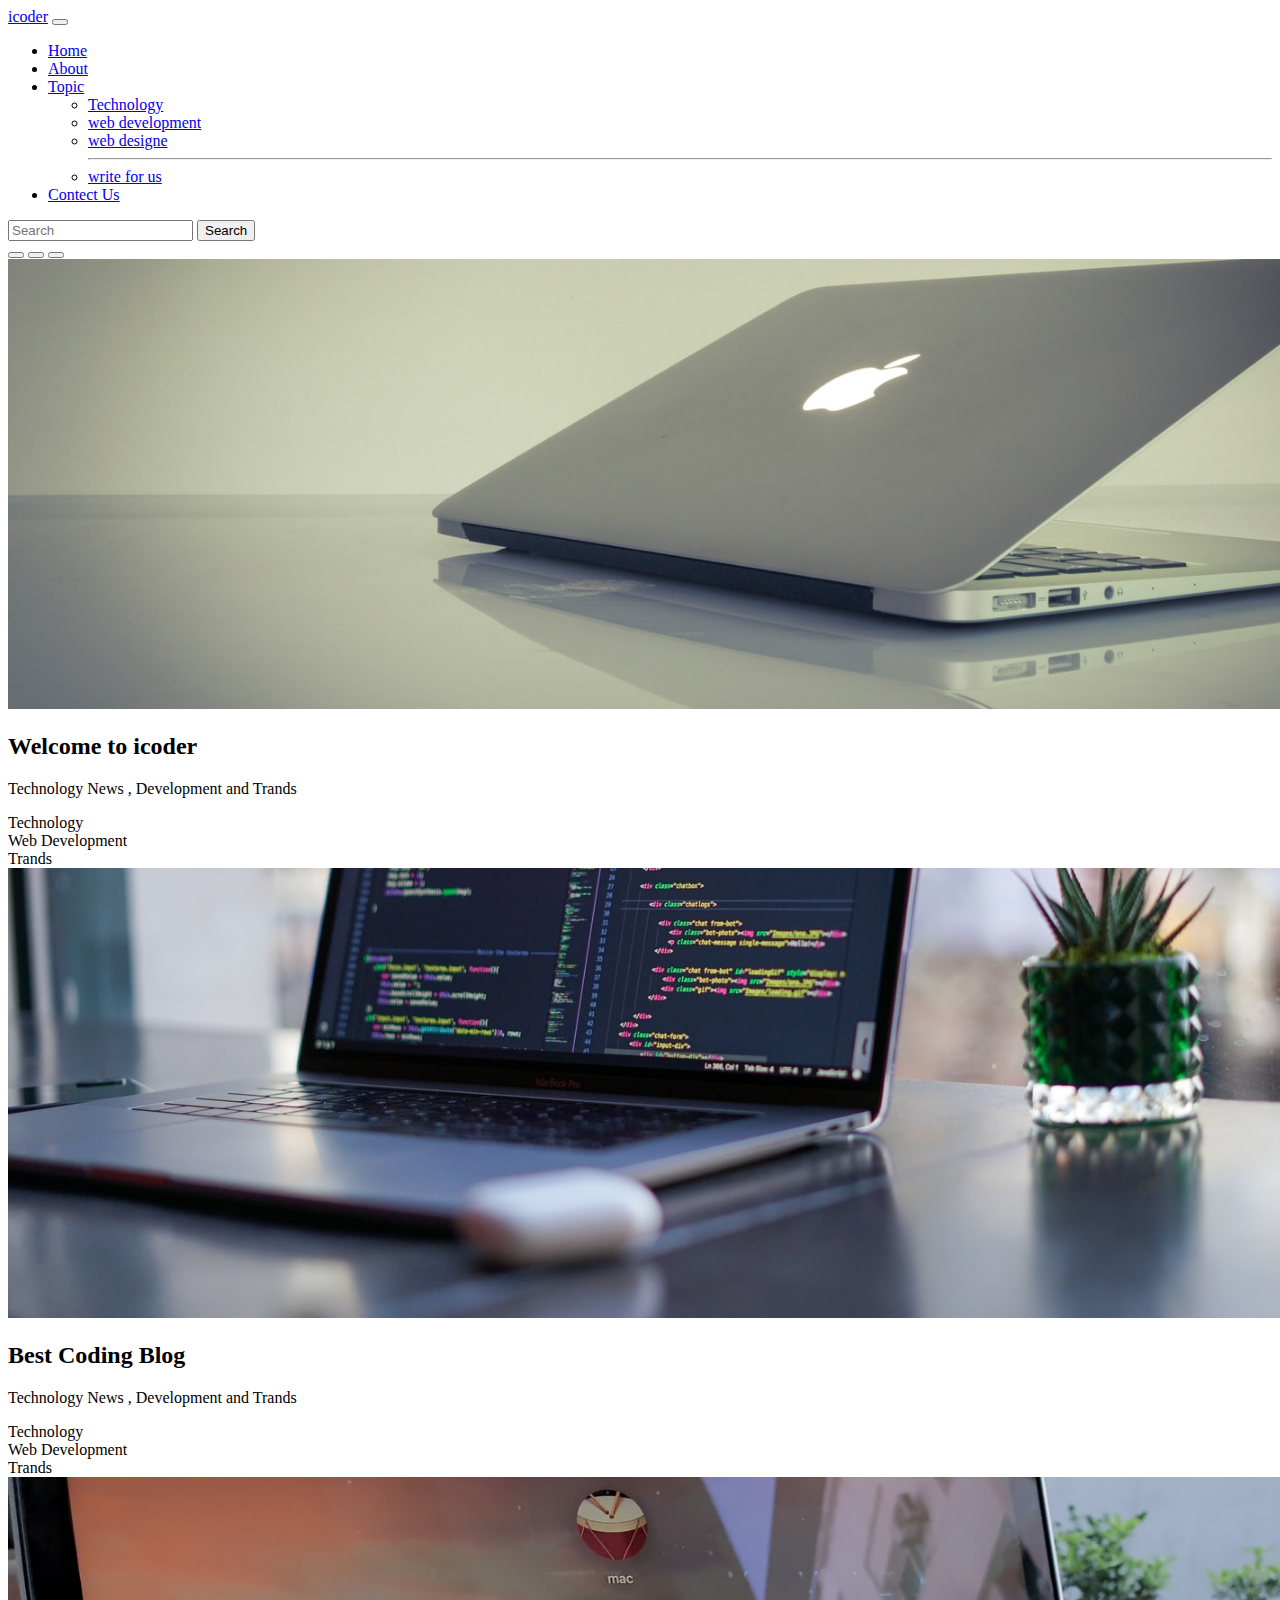
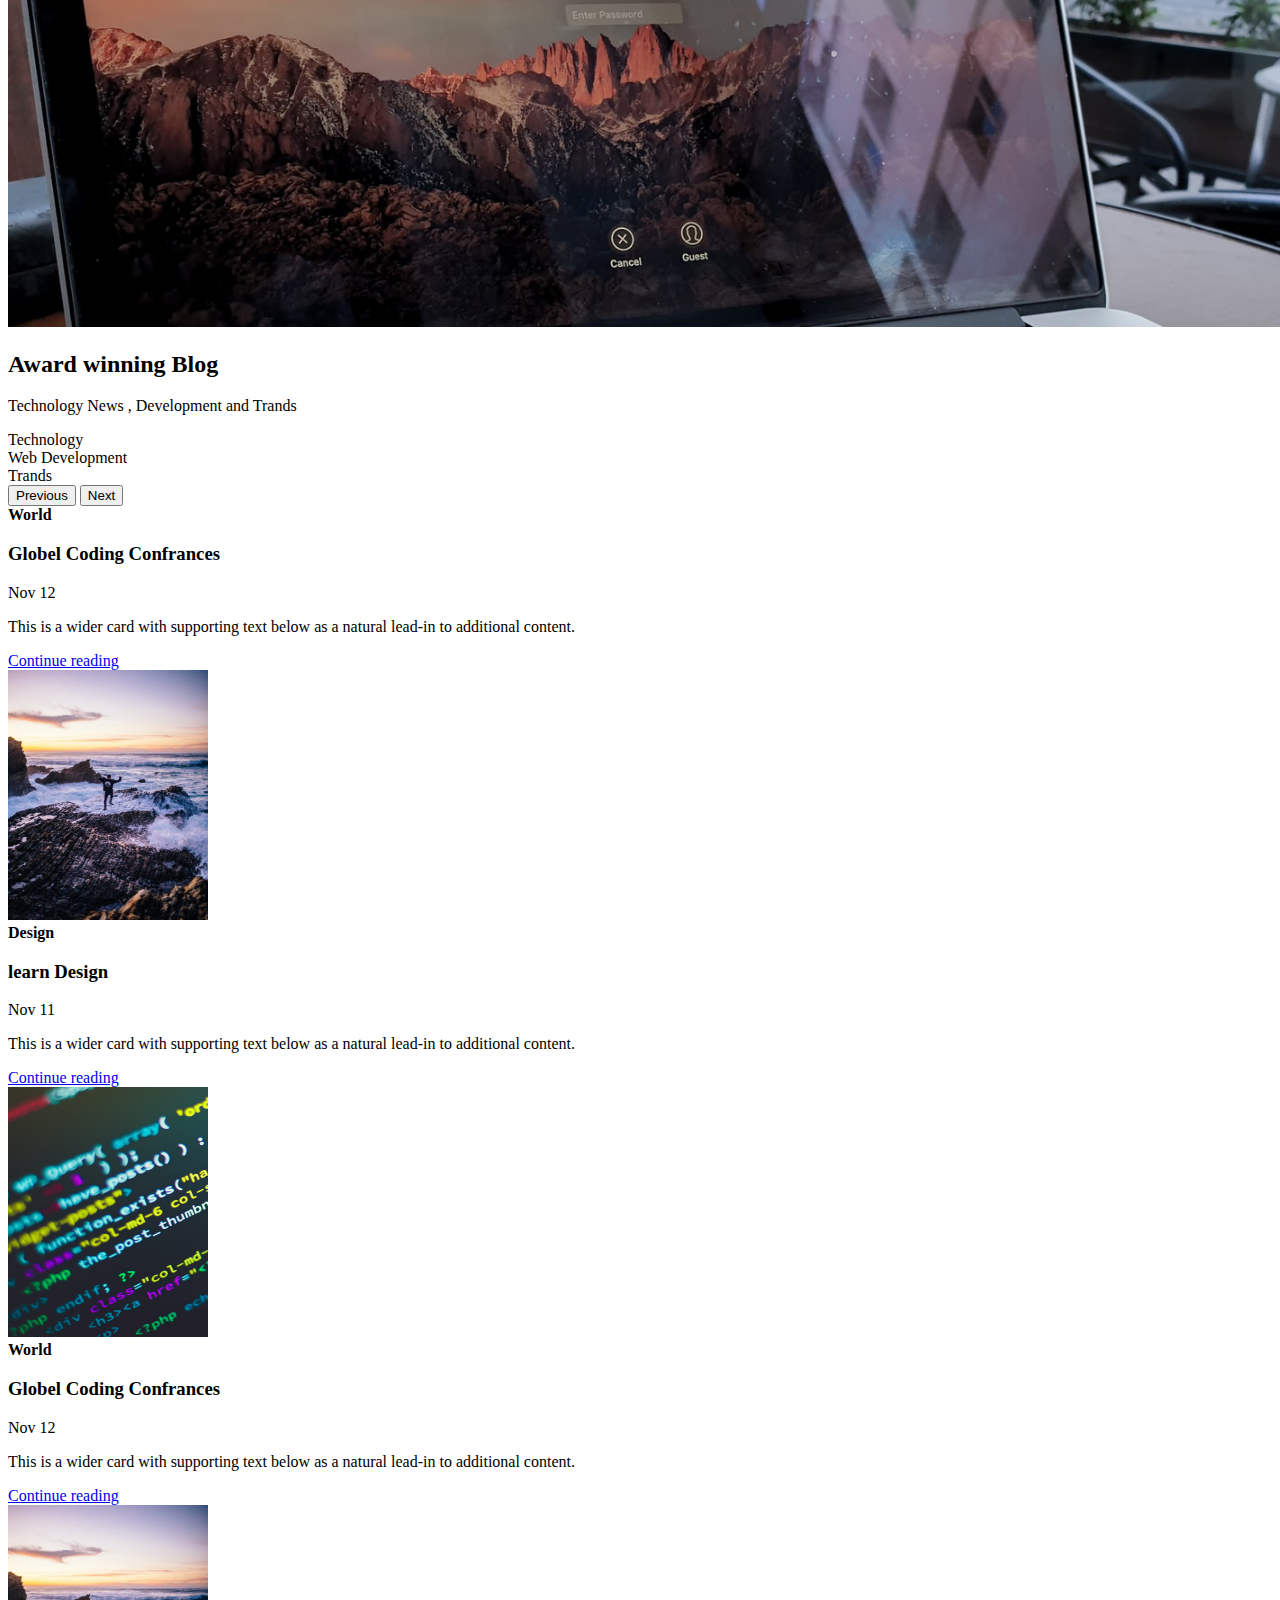
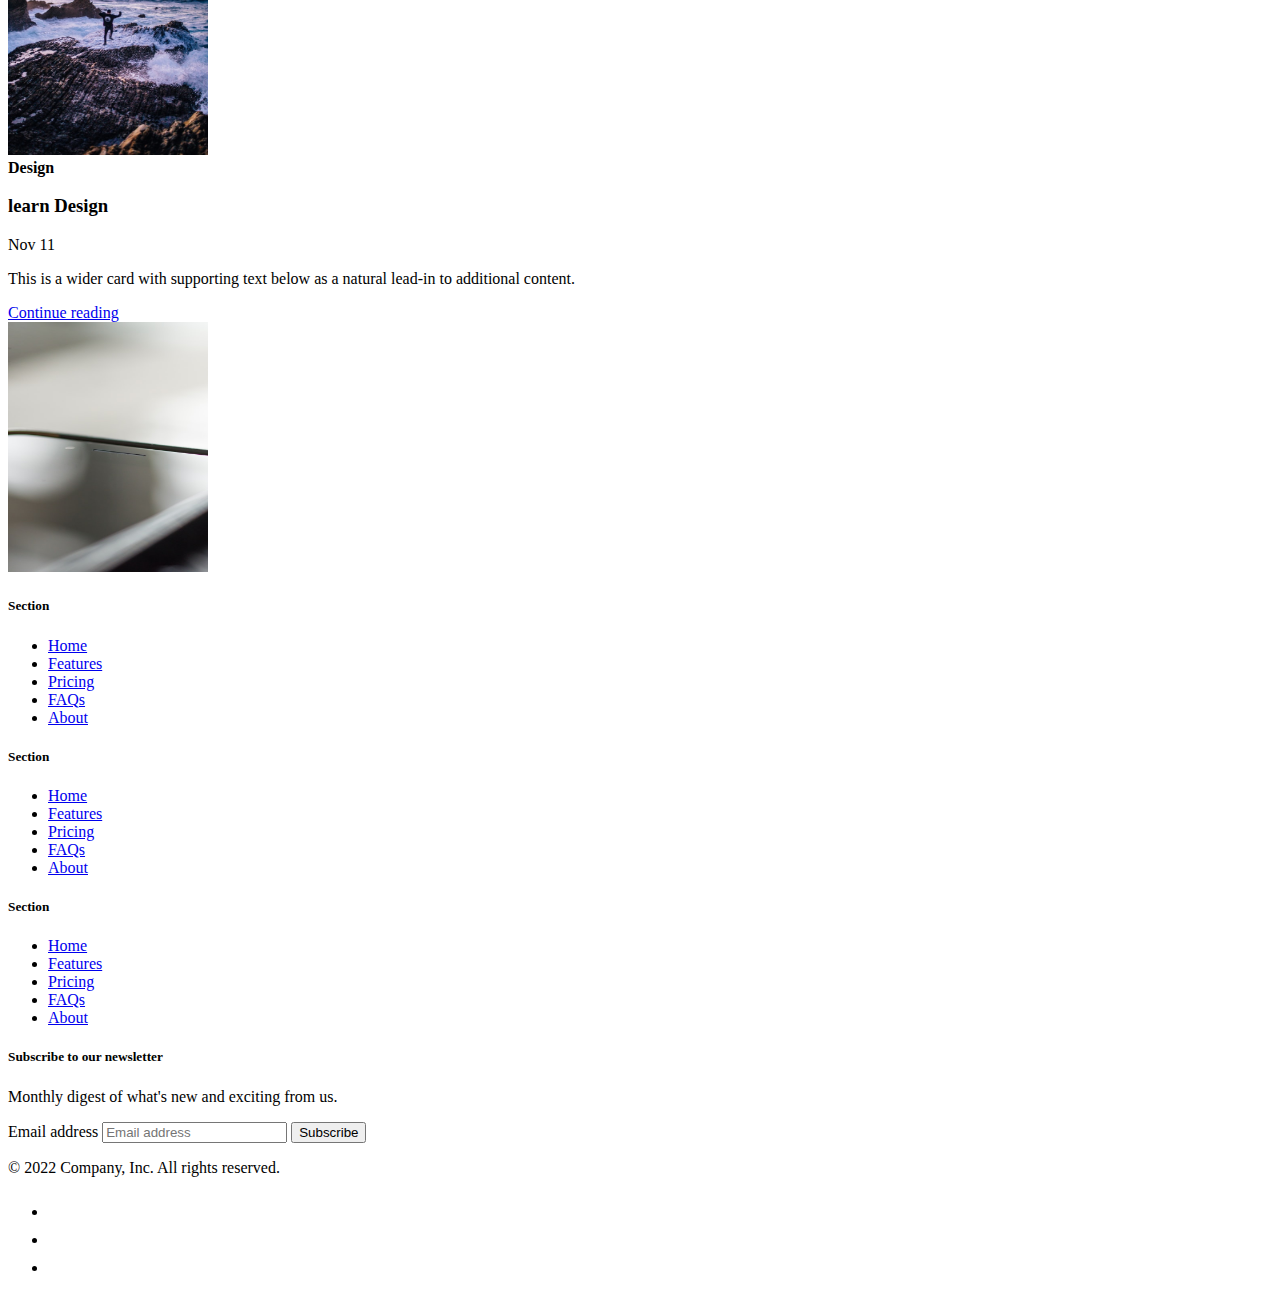
<file: bootstrap/index.html>
<!DOCTYPE html>
<html lang="en">

<head>
    <meta charset="UTF-8">
    <meta http-equiv="X-UA-Compatible" content="IE=edge">
    <meta name="viewport" content="width=device-width, initial-scale=1.0">
    <title>Document</title>
    <link rel="stylesheet" href="./css/style.css">
    <link href="https://cdn.jsdelivr.net/npm/bootstrap@5.2.0/dist/css/bootstrap.min.css" rel="stylesheet"
        integrity="sha384-gH2yIJqKdNHPEq0n4Mqa/HGKIhSkIHeL5AyhkYV8i59U5AR6csBvApHHNl/vI1Bx" crossorigin="anonymous">
</head>

<body>
    <!--Nav bar start-->
    <nav class="navbar navbar-expand-lg navbar-dark bg-dark">
        <div class="container-fluid">
            <a class="navbar-brand" href="#">icoder</a>
            <button class="navbar-toggler" type="button" data-bs-toggle="collapse"
                data-bs-target="#navbarSupportedContent" aria-controls="navbarSupportedContent" aria-expanded="false"
                aria-label="Toggle navigation">
                <span class="navbar-toggler-icon"></span>
            </button>
            <div class="collapse navbar-collapse" id="navbarSupportedContent">
                <ul class="navbar-nav me-auto mb-2 mb-lg-0">
                    <li class="nav-item">
                        <a class="nav-link active" aria-current="page" href="index.html">Home</a>
                    </li>
                    <li class="nav-item">
                        <a class="nav-link" href="about.html">About</a>
                    </li>
                    <li class="nav-item dropdown">
                        <a class="nav-link dropdown-toggle" href="#" role="button" data-bs-toggle="dropdown"
                            aria-expanded="false">
                            Topic
                        </a>
                        <ul class="dropdown-menu">
                            <li><a class="dropdown-item" href="/">Technology</a></li>
                            <li><a class="dropdown-item" href="/">web development </a></li>
                            <li><a class="dropdown-item" href="/">web designe </a>
                                <hr class="dropdown-divider">
                            </li>
                            <li><a class="dropdown-item" href="#">write for us</a></li>
                        </ul>
                    </li>
                    <li class="nav-item">
                        <a class="nav-link" href="contect.html"> Contect Us</a>
                    </li>
                </ul>
                <form class="d-flex" role="search">
                    <input class="form-control me-2" type="search" placeholder="Search" aria-label="Search">
                    <button class="btn btn-outline-success" type="submit">Search</button>
                </form>
            </div>
        </div>
    </nav>


    <!--Nav bar end-->

    <!--Crousal start-->

    <div id="carouselExampleCaptions" class="carousel slide carousel-fade" data-bs-ride="false">
        <div class="carousel-indicators">
            <button type="button" data-bs-target="#carouselExampleCaptions" data-bs-slide-to="0" class="active"
                aria-current="true" aria-label="Slide 1"></button>
            <button type="button" data-bs-target="#carouselExampleCaptions" data-bs-slide-to="1"
                aria-label="Slide 2"></button>
            <button type="button" data-bs-target="#carouselExampleCaptions" data-bs-slide-to="2"
                aria-label="Slide 3"></button>
        </div>
        <div class="carousel-inner">
            <div class="carousel-item active">
                <img src="./images/1.jpg" class="d-block w-100" alt="...">
                <div class="carousel-caption d-none d-md-block">
                    <h2>Welcome to icoder</h2>
                    <p>Technology News , Development and Trands </p>
                    <div class=" btn btn-primary">Technology </div>
                    <div class=" btn btn-success"> Web Development</div>
                    <div class=" btn btn-danger"> Trands</div>


                </div>
            </div>
            <div class="carousel-item">
                <img src="./images/2.jpg" class="d-block w-100" alt="...">
                <div class="carousel-caption d-none d-md-block">
                    <h2>Best Coding Blog</h2>
                    <p>Technology News , Development and Trands </p>
                    <div class=" btn btn-primary">Technology </div>
                    <div class=" btn btn-success"> Web Development</div>
                    <div class=" btn btn-danger"> Trands</div>

                </div>
            </div>
            <div class="carousel-item">
                <img src="./images/3.jpg" class="d-block w-100" alt="...">
                <div class="carousel-caption d-none d-md-block">
                    <h2>Award winning Blog</h2>
                    <p>Technology News , Development and Trands </p>
                    <div class=" btn btn-primary">Technology </div>
                    <div class=" btn btn-success"> Web Development</div>
                    <div class=" btn btn-danger"> Trands</div>

                </div>
            </div>
        </div>
        <button class="carousel-control-prev" type="button" data-bs-target="#carouselExampleCaptions"
            data-bs-slide="prev">
            <span class="carousel-control-prev-icon" aria-hidden="true"></span>
            <span class="visually-hidden">Previous</span>
        </button>
        <button class="carousel-control-next" type="button" data-bs-target="#carouselExampleCaptions"
            data-bs-slide="next">
            <span class="carousel-control-next-icon" aria-hidden="true"></span>
            <span class="visually-hidden">Next</span>
        </button>
    </div>
    <!--Crousal end-->

    <!--blog start-->
    <div class="container my-4">
        <div class="row mb-2">
            <div class="col-md-6">
                <div class="row g-0 border rounded overflow-hidden flex-md-row mb-4 shadow-sm h-md-250 position-relative">
                    <div class="col p-4 d-flex flex-column position-static">
                        <strong class="d-inline-block mb-2 text-primary">World</strong>
                        <h3 class="mb-0">Globel Coding Confrances </h3>
                        <div class="mb-1 text-muted">Nov 12</div>
                        <p class="card-text mb-auto">This is a wider card with supporting text below as a natural lead-in to
                            additional content.</p>
                        <a href="#" class="stretched-link">Continue reading</a>
                    </div>
                    <div class="col-auto d-none d-lg-block">
                       <img src="./images/thumb1.jpg"  class="bd-placeholder-img" width="200" height="250" alt="">
                           
                    </div>
                </div>
            </div>
            <div class="col-md-6">
                <div class="row g-0 border rounded overflow-hidden flex-md-row mb-4 shadow-sm h-md-250 position-relative">
                    <div class="col p-4 d-flex flex-column position-static">
                        <strong class="d-inline-block mb-2 text-success">Design</strong>
                        <h3 class="mb-0">learn Design</h3>
                        <div class="mb-1 text-muted">Nov 11</div>
                        <p class="mb-auto">This is a wider card with supporting text below as a natural lead-in to
                            additional content.</p>
                        <a href="#" class="stretched-link">Continue reading</a>
                    </div>
                    <div class="col-auto d-none d-lg-block">
                        <div class="col-auto d-none d-lg-block">
                            <img src="./images/thumb2.jpg"  class="bd-placeholder-img" width="200" height="250" alt="">
                                
                         </div>
    
                    </div>
                </div>
            </div>
        </div>
    </div>
    <div class="container my-4">
        <div class="row mb-2">
            <div class="col-md-6">
                <div class="row g-0 border rounded overflow-hidden flex-md-row mb-4 shadow-sm h-md-250 position-relative">
                    <div class="col p-4 d-flex flex-column position-static">
                        <strong class="d-inline-block mb-2 text-primary">World</strong>
                        <h3 class="mb-0">Globel Coding Confrances </h3>
                        <div class="mb-1 text-muted">Nov 12</div>
                        <p class="card-text mb-auto">This is a wider card with supporting text below as a natural lead-in to
                            additional content.</p>
                        <a href="#" class="stretched-link">Continue reading</a>
                    </div>
                    <div class="col-auto d-none d-lg-block">
                       <img src="./images/thumb1.jpg"  class="bd-placeholder-img" width="200" height="250" alt="">
                           
                    </div>
                </div>
            </div>
            <div class="col-md-6">
                <div class="row g-0 border rounded overflow-hidden flex-md-row mb-4 shadow-sm h-md-250 position-relative">
                    <div class="col p-4 d-flex flex-column position-static">
                        <strong class="d-inline-block mb-2 text-success">Design</strong>
                        <h3 class="mb-0">learn Design</h3>
                        <div class="mb-1 text-muted">Nov 11</div>
                        <p class="mb-auto">This is a wider card with supporting text below as a natural lead-in to
                            additional content.</p>
                        <a href="#" class="stretched-link">Continue reading</a>
                    </div>
                    <div class="col-auto d-none d-lg-block">
                        <div class="col-auto d-none d-lg-block">
                            <img src="./images/thumb3.jpg"  class="bd-placeholder-img" width="200" height="250" alt="">
                                
                         </div>
    
                    </div>
                </div>
            </div>
        </div>
    </div>


    <!--blog end-->

    <!--footer start-->
    <div class="bg-dark text-light">
        <footer class="py-5  ">
            <div class="row container ">
                <div class="col-6 col-md-2 mb-3">
                    <h5>Section</h5>
                    <ul class="nav flex-column text-light  ">
                        <li class="nav-item mb-2"><a href="#" class="nav-link p-0 text-muted">Home</a></li>
                        <li class="nav-item mb-2"><a href="#" class="nav-link p-0 text-muted">Features</a></li>
                        <li class="nav-item mb-2"><a href="#" class="nav-link p-0 text-muted">Pricing</a></li>
                        <li class="nav-item mb-2"><a href="#" class="nav-link p-0 text-muted">FAQs</a></li>
                        <li class="nav-item mb-2"><a href="#" class="nav-link p-0 text-muted">About</a></li>
                    </ul>
                </div>
    
                <div class="col-6 col-md-2 mb-3">
                    <h5>Section</h5>
                    <ul class="nav flex-column">
                        <li class="nav-item mb-2"><a href="#" class="nav-link p-0 text-muted">Home</a></li>
                        <li class="nav-item mb-2"><a href="#" class="nav-link p-0 text-muted">Features</a></li>
                        <li class="nav-item mb-2"><a href="#" class="nav-link p-0 text-muted">Pricing</a></li>
                        <li class="nav-item mb-2"><a href="#" class="nav-link p-0 text-muted">FAQs</a></li>
                        <li class="nav-item mb-2"><a href="#" class="nav-link p-0 text-muted">About</a></li>
                    </ul>
                </div>
    
                <div class="col-6 col-md-2 mb-3">
                    <h5>Section</h5>
                    <ul class="nav flex-column">
                        <li class="nav-item mb-2"><a href="#" class="nav-link p-0 text-muted">Home</a></li>
                        <li class="nav-item mb-2"><a href="#" class="nav-link p-0 text-muted">Features</a></li>
                        <li class="nav-item mb-2"><a href="#" class="nav-link p-0 text-muted">Pricing</a></li>
                        <li class="nav-item mb-2"><a href="#" class="nav-link p-0 text-muted">FAQs</a></li>
                        <li class="nav-item mb-2"><a href="#" class="nav-link p-0 text-muted">About</a></li>
                    </ul>
                </div>
    
                <div class="col-md-5 offset-md-1 mb-3">
                    <form>
                        <h5>Subscribe to our newsletter</h5>
                        <p>Monthly digest of what's new and exciting from us.</p>
                        <div class="d-flex flex-column flex-sm-row w-100 gap-2">
                            <label for="newsletter1" class="visually-hidden">Email address</label>
                            <input id="newsletter1" type="text" class="form-control" placeholder="Email address">
                            <button class="btn btn-primary" type="button">Subscribe</button>
                        </div>
                    </form>
                </div>
            </div>
    
            <div class="d-flex flex-column flex-sm-row justify-content-between py-4 my-4 border-top">
                <p>© 2022 Company, Inc. All rights reserved.</p>
                <ul class="list-unstyled d-flex">
                    <li class="ms-3"><a class="link-dark" href="#"><svg class="bi" width="24" height="24">
                                <use xlink:href="#twitter"></use>
                            </svg></a></li>
                    <li class="ms-3"><a class="link-dark" href="#"><svg class="bi" width="24" height="24">
                                <use xlink:href="#instagram"></use>
                            </svg></a></li>
                    <li class="ms-3"><a class="link-dark" href="#"><svg class="bi" width="24" height="24">
                                <use xlink:href="#facebook"></use>
                            </svg></a></li>
                </ul>
            </div>
        </footer>
    </div>
    <!--footer end-->
    
    <script src="https://cdn.jsdelivr.net/npm/bootstrap@5.2.0/dist/js/bootstrap.bundle.min.js"
        integrity="sha384-A3rJD856KowSb7dwlZdYEkO39Gagi7vIsF0jrRAoQmDKKtQBHUuLZ9AsSv4jD4Xa"
        crossorigin="anonymous"></script>
    </body>
    
    </html>
</file>
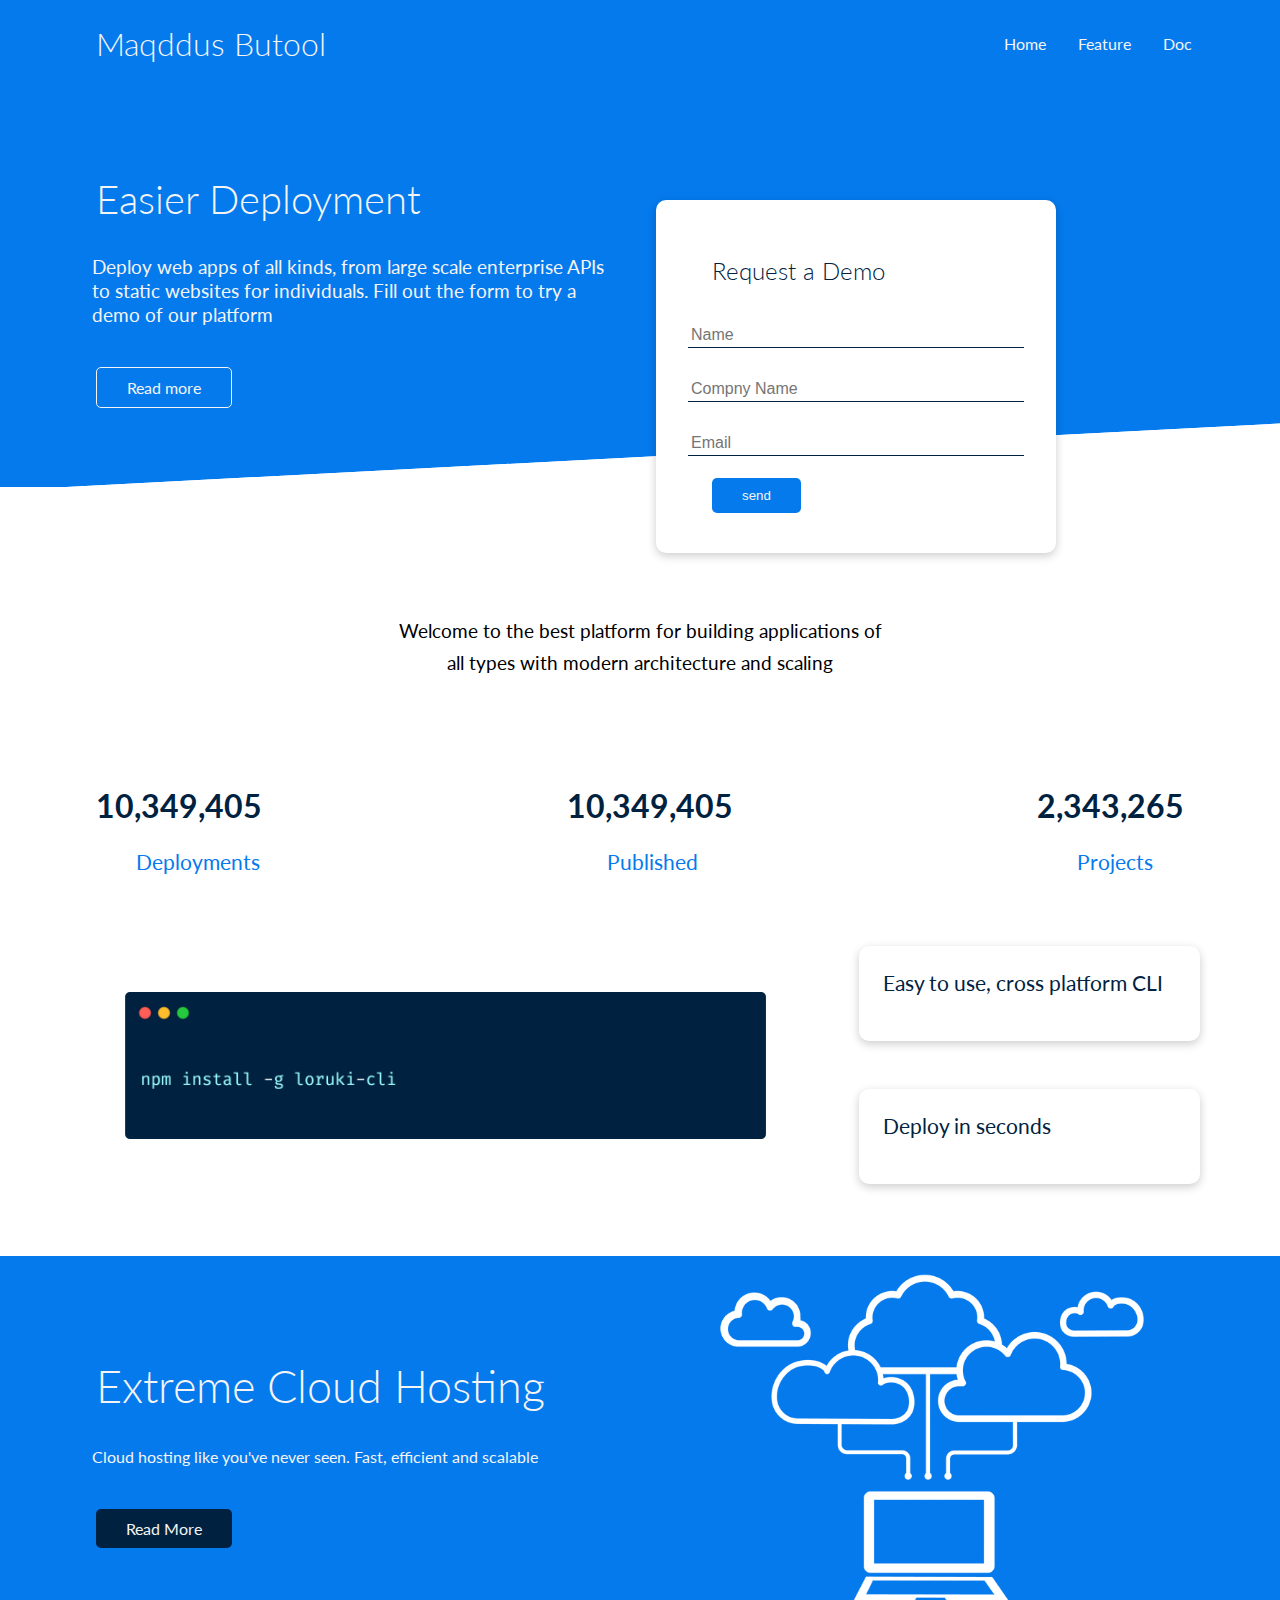
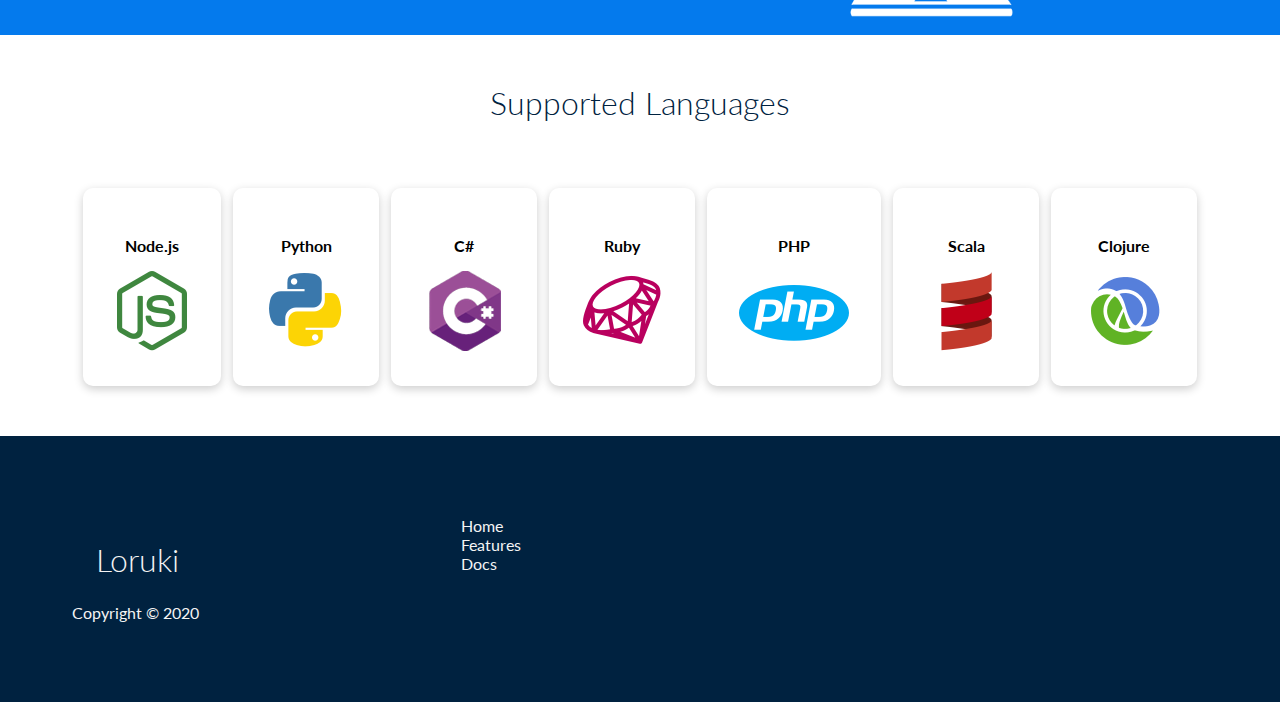
<file: loruki/index.html>
<!DOCTYPE html>
<html lang="en">
<head>
    <meta charset="UTF-8">
    <meta http-equiv="X-UA-Compatible" content="IE=edge">
    <meta name="viewport" content="width=device-width, initial-scale=1.0">
    <title> Loruki | best Cloud Hosting For Every One  </title>
     <link rel="shortcut icon" href="images/favicon.png" type="image/x-icon">
     <link rel="stylesheet" href="https://cdnjs.cloudflare.com/ajax/libs/font-awesome/5.15.1/css/all.min.css" integrity="sha512-+4zCK9k+qNFUR5X+cKL9EIR+ZOhtIloNl9GIKS57V1MyNsYpYcUrUeQc9vNfzsWfV28IaLL3i96P9sdNyeRssA==" crossorigin="anonymous" />
     <link rel="stylesheet" href="css/stylr.css">
</head>
<body >
    
    <!---------------------------------------------- NAVIGATION ---------------------------------------->
    <header>

        <div class="wrapper flex">

            <h1> Maqddus Butool</h1> 

            <nav>
                <ul class="flex"> 
                    <li><a href="index.html"> Home</a></li>
                    <li><a href="features.html"> Feature</a></li>
                    <li><a href="docs.html"> Doc</a></li>
                </ul>
            </nav>
        </div>
    </header>



    <!----------------------------------------- Contect section ----------------------------------------->
    
    <section class="main">
        <div class="wrapper grid">

            <div class="demo_description">

                <h1>Easier Deployment</h1>
                <p>Deploy web apps of all kinds, from large scale enterprise APIs to static websites for individuals.
                   Fill out the form to try a demo of our platform
                </p>

                <a href="#" class="btn secondary_btn"> Read more </a>


            </div>

            <div class="demo_form box">

                <h2>Request a Demo</h2>
                <form >

                    <div class="input">
                        <input type="text" placeholder="Name" required>
                    </div>

                    <div class="input">
                        <input type="text" placeholder="Compny Name" required>
                    </div>

                    <div class="input">
                        <input type="text" placeholder="Email" required>
                    </div>

                    <input type="submit" value = "send" class=" btn">


                </form>

            </div>


        </div>
    </section>


    <!------------------------------------------------------project section -------------------------------------------------------------------->

    <section class="project">

        <div class="wrapper">

            <p>Welcome to the best platform for building applications of all types with modern architecture and scaling </p>

            <div class="graph flex">

                <div class="content">

                    <i class="fas fa-server fa-3x"></i>
                    <h2>10,349,405</h2>
                    <span>Deployments</span>
                    
                </div>


                <div class="content">

                    <i class="fas fa-upload fa-3x"></i>
                    <h2>10,349,405</h2>
                    <span>Published</span>
                    
                </div>

                <div class="content">

                    <i class="fas fa-project-diagram fa-3x"></i>
                    <h2>2,343,265</h2>
                    <span>Projects</span>
                    
                </div>
            </div>
        </div>
    </section>

    <!------------------- cli-----------------------   -->

    <section class="cli ">
<div class="container grid wrapper ">
        <img src="./images/cli.png" alt="">
        <div class="box">
            <h3>Easy to use, cross platform CLI</h3>
        </div>
        <div class="box">
            <h3>Deploy in seconds</h3>
        </div>

 </div>      
    </section>

     <!------------------------------------------------ Cloud------------------------- -->
     <section class="cloud ">
        <div class="wrapper flex grid">
            <div class="text-content">
                <h1>Extreme Cloud Hosting</h1>
                <p>Cloud hosting like you've never seen. Fast, efficient and scalable</p>
                <a href="#" class="btn ">Read More</a>
            </div>
            <img src="./images/cloud.png" alt="">
        </div>
    </section>



    <!--------------------------------------------------------- Languages----------------------------------------->

    <section class="languages">
        <h2 >
            Supported Languages
        </h2>
        <div class="wrapper flex">
            <div class="box">
                <h4>Node.js</h4>
                <img src="./images/logos/node.png" alt="">
            </div>
            <div class="box">
                <h4>Python</h4>
                <img src="./images/logos/python.png" alt="">
              </div>
              <div class="box">
                <h4>C#</h4>
                <img src="./images/logos/csharp.png" alt="">
              </div>
              <div class="box">
                <h4>Ruby</h4>
                <img src="./images/logos/ruby.png" alt="">
              </div>
              <div class="box">
                <h4>PHP</h4>
                <img src="./images/logos/php.png" alt="">
              </div>
              <div class="box">
                <h4>Scala</h4>
                <img src="./images/logos/scala.png" alt="">
              </div>
              <div class="box">
                <h4>Clojure</h4>
                <img src="./images/logos/clojure.png" alt="">
              </div>
        </div>
    </section>


       <!-- ------------------------------------Footer ---------------------------------------------->
       <footer>

        <div class="wrapper grid">
        
        <div class="sec ">
            
                <h1> Loruki</h1>
                 <span> Copyright &copy; 2020</span> 
            
        </div>

            <div class="sec">
                <ul>
                    <li><a href="index.html">Home</a></li>
                    <li><a href="features.html">Features</a></li>
                    <li><a href="docs.html">Docs</a></li>
                </ul>
            </div>

            <div class=" sec icon ">
                <a href="#"><i class="fab fa-github fa-2x"></i></a>
                <a href="#"><i class="fab fa-facebook fa-2x"></i></a>
                <a href="#"><i class="fab fa-instagram fa-2x"></i></a>
                <a href="#"><i class="fab fa-twitter fa-2x"></i></a>
            </div>
        </div>

    </div>
    </footer>
</body>
</html>
</file>
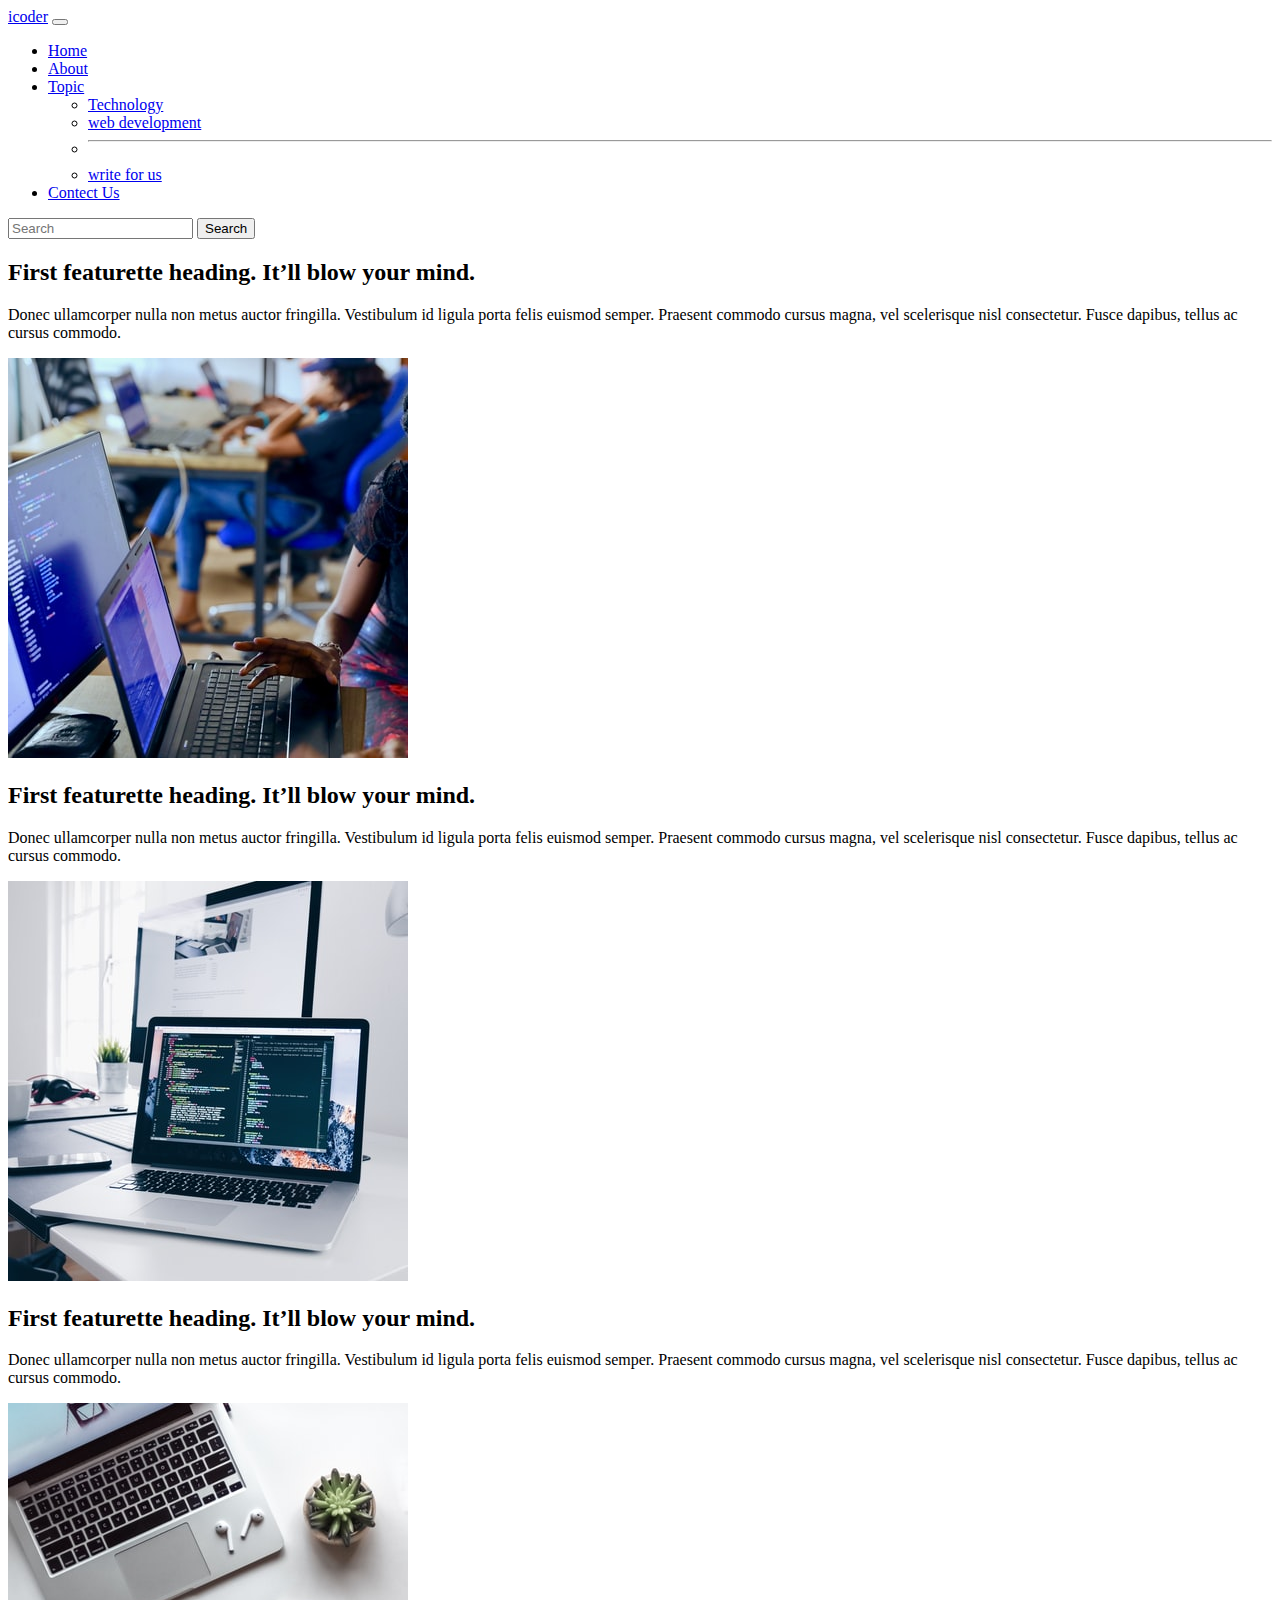
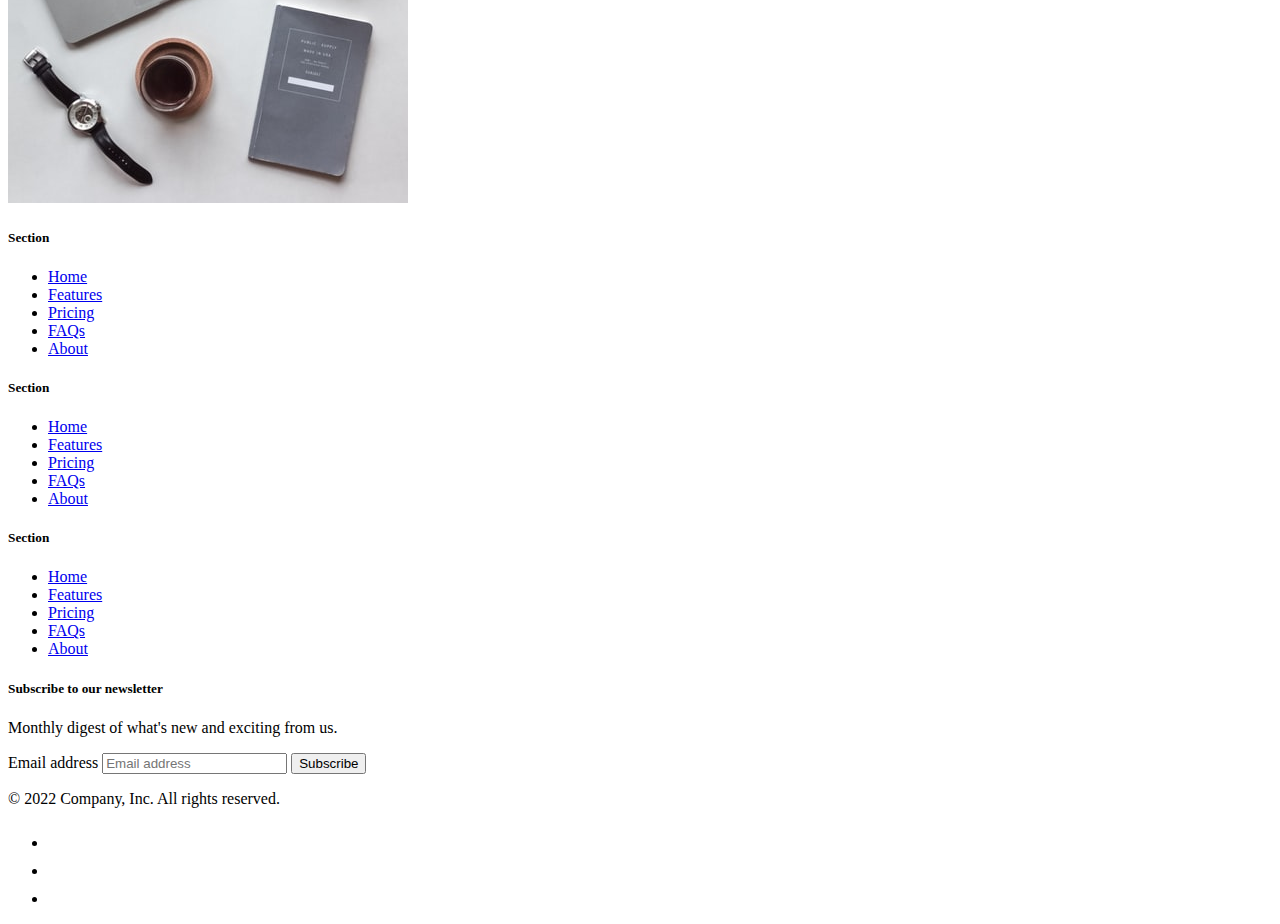
<file: bootstrap/about.html>
<!DOCTYPE html>
<html lang="en">
<head>
    <meta charset="UTF-8">
    <meta http-equiv="X-UA-Compatible" content="IE=edge">
    <meta name="viewport" content="width=device-width, initial-scale=1.0">
    <title>Document</title>
    <link rel="stylesheet" href="./css/style.css">
    <link href="https://cdn.jsdelivr.net/npm/bootstrap@5.2.0/dist/css/bootstrap.min.css" rel="stylesheet"
        integrity="sha384-gH2yIJqKdNHPEq0n4Mqa/HGKIhSkIHeL5AyhkYV8i59U5AR6csBvApHHNl/vI1Bx" crossorigin="anonymous">
</head>
<body>
     <!--Nav bar start-->
     <nav class="navbar navbar-expand-lg navbar-dark bg-dark">
        <div class="container-fluid">
            <a class="navbar-brand" href="#">icoder</a>
            <button class="navbar-toggler" type="button" data-bs-toggle="collapse"
                data-bs-target="#navbarSupportedContent" aria-controls="navbarSupportedContent" aria-expanded="false"
                aria-label="Toggle navigation">
                <span class="navbar-toggler-icon"></span>
            </button>
            <div class="collapse navbar-collapse" id="navbarSupportedContent">
                <ul class="navbar-nav me-auto mb-2 mb-lg-0">
                    <li class="nav-item">
                        <a class="nav-link active" aria-current="page" href="index.html">Home</a>
                    </li>
                    <li class="nav-item">
                        <a class="nav-link" href="index.html">About</a>
                    </li>
                    <li class="nav-item dropdown">
                        <a class="nav-link dropdown-toggle" href="#" role="button" data-bs-toggle="dropdown"
                            aria-expanded="false">
                            Topic
                        </a>
                        <ul class="dropdown-menu">
                            <li><a class="dropdown-item" href="/">Technology</a></li>
                            <li><a class="dropdown-item" href="/">web development </a></li>
                            <li>
                                <hr class="dropdown-divider">
                            </li>
                            <li><a class="dropdown-item" href="#">write for us</a></li>
                        </ul>
                    </li>
                    <li class="nav-item">
                        <a class="nav-link" href="contect.html"> Contect Us</a>
                    </li>
                </ul>
                <form class="d-flex" role="search">
                    <input class="form-control me-2" type="search" placeholder="Search" aria-label="Search">
                    <button class="btn btn-outline-success" type="submit">Search</button>
                </form>
            </div>
        </div>
    </nav>


    <!--Nav bar end-->

    <!--new section-->
    <div class="container">
        <div class="row featurette d-flex justify-content-center align-items-center ">
            <div class="col-md-7">
              <h2 class="featurette-heading">First featurette heading. <span class="text-muted">It’ll blow your mind.</span></h2>
              <p class="lead">Donec ullamcorper nulla non metus auctor fringilla. Vestibulum id ligula porta felis euismod semper. Praesent commodo cursus magna, vel scelerisque nisl consectetur. Fusce dapibus, tellus ac cursus commodo.</p>
            </div>
            <div class="col-md-5">
                <img class="img-fluid" src="./images/about-1.jpg" alt="">
            </div>
          </div>
    </div>
    <div class="container ">
        <div class="row featurette d-flex justify-content-center align-items-center ">
            <div class="col-md-7 order-md-2">
              <h2 class="featurette-heading">First featurette heading. <span class="text-muted">It’ll blow your mind.</span></h2>
              <p class="lead">Donec ullamcorper nulla non metus auctor fringilla. Vestibulum id ligula porta felis euismod semper. Praesent commodo cursus magna, vel scelerisque nisl consectetur. Fusce dapibus, tellus ac cursus commodo.</p>
            </div>
            <div class="col-md-5 order-md-1">
             <img class="img-fluid" src="./images/about-2.jpg" alt="">
            </div>
          </div>
    </div>
    <div class="container">
        <div class="row featurette d-flex justify-content-center align-items-center ">
            <div class="col-md-7">
              <h2 class="featurette-heading">First featurette heading. <span class="text-muted">It’ll blow your mind.</span></h2>
              <p class="lead">Donec ullamcorper nulla non metus auctor fringilla. Vestibulum id ligula porta felis euismod semper. Praesent commodo cursus magna, vel scelerisque nisl consectetur. Fusce dapibus, tellus ac cursus commodo.</p>
            </div>
            <div class="col-md-5">
                <img class="img-fluid"  src="./images/about-3.jpg" alt="">
            </div>
          </div>
    </div>
   
    <!--section end-->
      <!--footer start-->
      <div class="bg-dark text-light">
        <footer class="py-5  ">
            <div class="row container ">
                <div class="col-6 col-md-2 mb-3">
                    <h5>Section</h5>
                    <ul class="nav flex-column text-light  ">
                        <li class="nav-item mb-2"><a href="#" class="nav-link p-0 text-muted">Home</a></li>
                        <li class="nav-item mb-2"><a href="#" class="nav-link p-0 text-muted">Features</a></li>
                        <li class="nav-item mb-2"><a href="#" class="nav-link p-0 text-muted">Pricing</a></li>
                        <li class="nav-item mb-2"><a href="#" class="nav-link p-0 text-muted">FAQs</a></li>
                        <li class="nav-item mb-2"><a href="#" class="nav-link p-0 text-muted">About</a></li>
                    </ul>
                </div>
    
                <div class="col-6 col-md-2 mb-3">
                    <h5>Section</h5>
                    <ul class="nav flex-column">
                        <li class="nav-item mb-2"><a href="#" class="nav-link p-0 text-muted">Home</a></li>
                        <li class="nav-item mb-2"><a href="#" class="nav-link p-0 text-muted">Features</a></li>
                        <li class="nav-item mb-2"><a href="#" class="nav-link p-0 text-muted">Pricing</a></li>
                        <li class="nav-item mb-2"><a href="#" class="nav-link p-0 text-muted">FAQs</a></li>
                        <li class="nav-item mb-2"><a href="#" class="nav-link p-0 text-muted">About</a></li>
                    </ul>
                </div>
    
                <div class="col-6 col-md-2 mb-3">
                    <h5>Section</h5>
                    <ul class="nav flex-column">
                        <li class="nav-item mb-2"><a href="#" class="nav-link p-0 text-muted">Home</a></li>
                        <li class="nav-item mb-2"><a href="#" class="nav-link p-0 text-muted">Features</a></li>
                        <li class="nav-item mb-2"><a href="#" class="nav-link p-0 text-muted">Pricing</a></li>
                        <li class="nav-item mb-2"><a href="#" class="nav-link p-0 text-muted">FAQs</a></li>
                        <li class="nav-item mb-2"><a href="#" class="nav-link p-0 text-muted">About</a></li>
                    </ul>
                </div>
    
                <div class="col-md-5 offset-md-1 mb-3">
                    <form>
                        <h5>Subscribe to our newsletter</h5>
                        <p>Monthly digest of what's new and exciting from us.</p>
                        <div class="d-flex flex-column flex-sm-row w-100 gap-2">
                            <label for="newsletter1" class="visually-hidden">Email address</label>
                            <input id="newsletter1" type="text" class="form-control" placeholder="Email address">
                            <button class="btn btn-primary" type="button">Subscribe</button>
                        </div>
                    </form>
                </div>
            </div>
    
            <div class="d-flex flex-column flex-sm-row justify-content-between py-4 my-4 border-top">
                <p>© 2022 Company, Inc. All rights reserved.</p>
                <ul class="list-unstyled d-flex">
                    <li class="ms-3"><a class="link-dark" href="#"><svg class="bi" width="24" height="24">
                                <use xlink:href="#twitter"></use>
                            </svg></a></li>
                    <li class="ms-3"><a class="link-dark" href="#"><svg class="bi" width="24" height="24">
                                <use xlink:href="#instagram"></use>
                            </svg></a></li>
                    <li class="ms-3"><a class="link-dark" href="#"><svg class="bi" width="24" height="24">
                                <use xlink:href="#facebook"></use>
                            </svg></a></li>
                </ul>
            </div>
        </footer>
    </div>
    <!--footer end-->
    
    <script src="https://cdn.jsdelivr.net/npm/bootstrap@5.2.0/dist/js/bootstrap.bundle.min.js"
    integrity="sha384-A3rJD856KowSb7dwlZdYEkO39Gagi7vIsF0jrRAoQmDKKtQBHUuLZ9AsSv4jD4Xa"
    crossorigin="anonymous"></script>
</body>
</html>
</file>
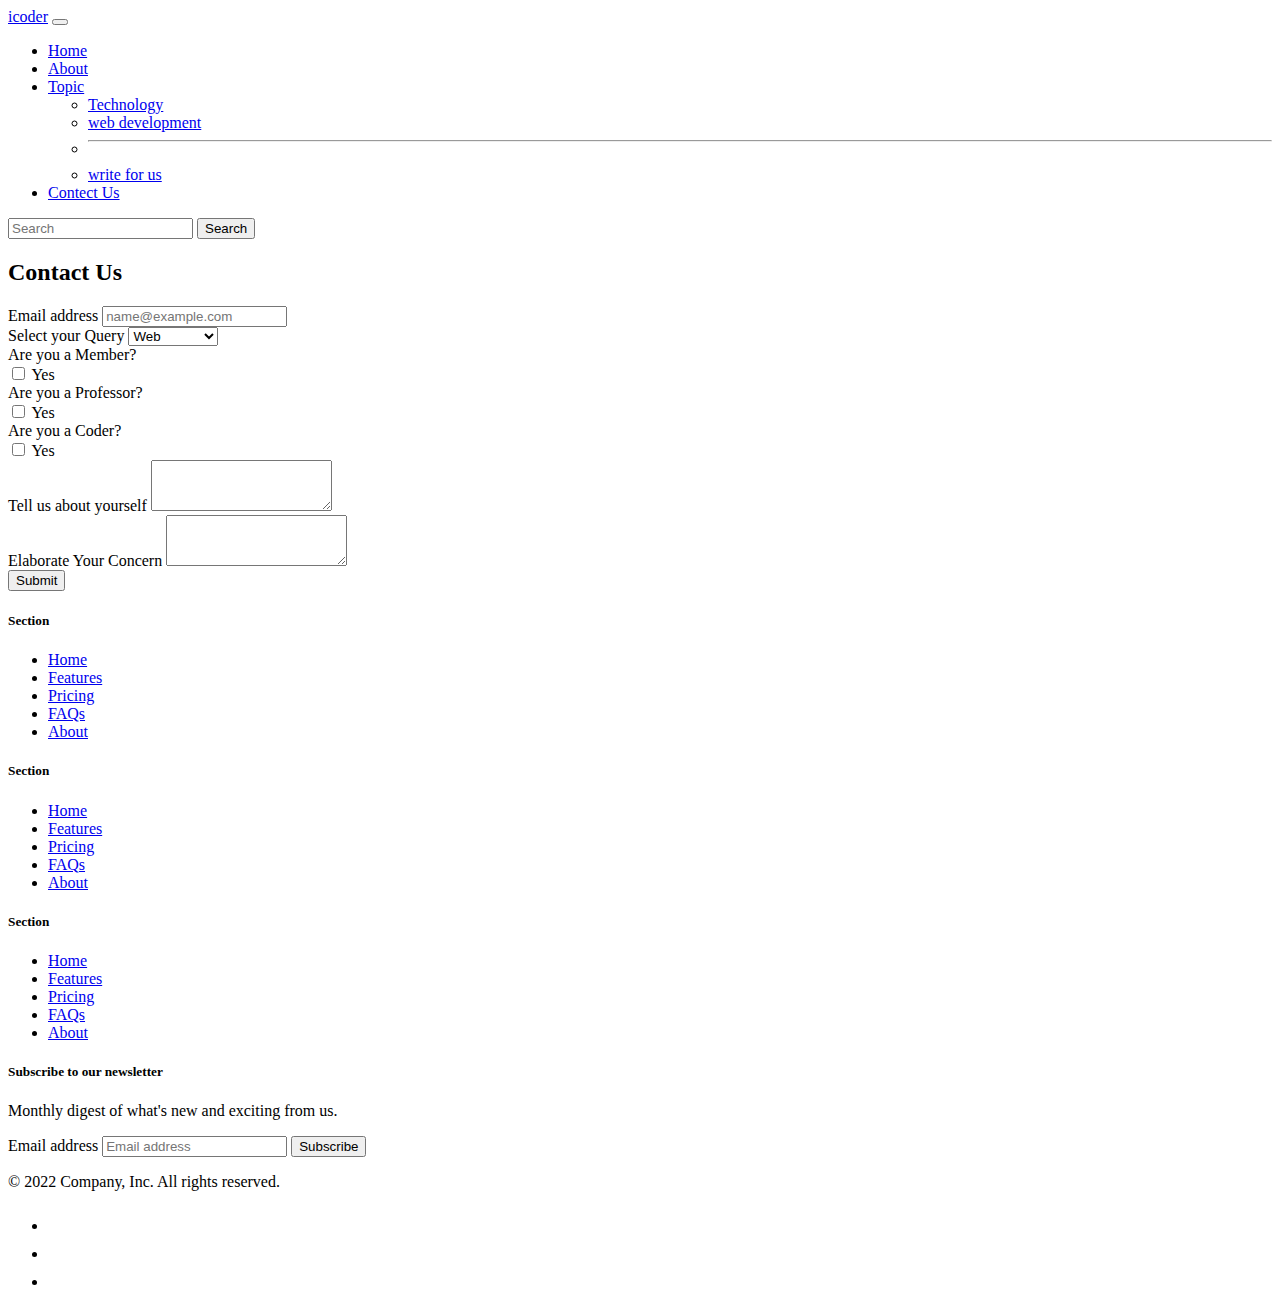
<file: bootstrap/contect.html>
<!DOCTYPE html>
<html lang="en">
<head>
    <meta charset="UTF-8">
    <meta http-equiv="X-UA-Compatible" content="IE=edge">
    <meta name="viewport" content="width=device-width, initial-scale=1.0">
    <title>Document</title>
    <link rel="stylesheet" href="./css/style.css">
    <link href="https://cdn.jsdelivr.net/npm/bootstrap@5.2.0/dist/css/bootstrap.min.css" rel="stylesheet"
        integrity="sha384-gH2yIJqKdNHPEq0n4Mqa/HGKIhSkIHeL5AyhkYV8i59U5AR6csBvApHHNl/vI1Bx" crossorigin="anonymous">
</head>
<body>
     <!--Nav bar start-->
     <nav class="navbar navbar-expand-lg navbar-dark bg-dark">
        <div class="container-fluid">
            <a class="navbar-brand" href="#">icoder</a>
            <button class="navbar-toggler" type="button" data-bs-toggle="collapse"
                data-bs-target="#navbarSupportedContent" aria-controls="navbarSupportedContent" aria-expanded="false"
                aria-label="Toggle navigation">
                <span class="navbar-toggler-icon"></span>
            </button>
            <div class="collapse navbar-collapse" id="navbarSupportedContent">
                <ul class="navbar-nav me-auto mb-2 mb-lg-0">
                    <li class="nav-item">
                        <a class="nav-link active" aria-current="page" href="index.html">Home</a>
                    </li>
                    <li class="nav-item">
                        <a class="nav-link" href="index.html">About</a>
                    </li>
                    <li class="nav-item dropdown">
                        <a class="nav-link dropdown-toggle" href="#" role="button" data-bs-toggle="dropdown"
                            aria-expanded="false">
                            Topic
                        </a>
                        <ul class="dropdown-menu">
                            <li><a class="dropdown-item" href="/">Technology</a></li>
                            <li><a class="dropdown-item" href="/">web development </a></li>
                            <li>
                                <hr class="dropdown-divider">
                            </li>
                            <li><a class="dropdown-item" href="#">write for us</a></li>
                        </ul>
                    </li>
                    <li class="nav-item">
                        <a class="nav-link" href="contect.html"> Contect Us</a>
                    </li>
                </ul>
                <form class="d-flex" role="search">
                    <input class="form-control me-2" type="search" placeholder="Search" aria-label="Search">
                    <button class="btn btn-outline-success" type="submit">Search</button>
                </form>
            </div>
        </div>
    </nav>


    <!--Nav bar end-->
    <!--form start-->
    <div class="container my-4">
        <h2>Contact Us</h2>
        <form>
            <div class="form-group">
                <label for="exampleFormControlInput1">Email address</label>
                <input type="email" class="form-control" id="exampleFormControlInput1" placeholder="name@example.com">
            </div>
            <div class="form-group">
                <label for="exampleFormControlSelect1">Select your Query</label>
                <select class="form-control" id="exampleFormControlSelect1">
                    <option>Web</option>
                    <option>Tech Stack</option>
                    <option>Technology</option>
                    <option>Others</option>
                </select>
            </div>
            <div class="form-group row">
                <div class="col-sm-2">Are you a Member?</div>
                <div class="col-sm-10">
                    <div class="form-check">
                        <input class="form-check-input" type="checkbox" id="gridCheck1">
                        <label class="form-check-label" for="gridCheck1">
                            Yes
                        </label>
                    </div>
                </div>
            </div>
            <div class="form-group row">
                <div class="col-sm-2">Are you a Professor?</div>
                <div class="col-sm-10">
                    <div class="form-check">
                        <input class="form-check-input" type="checkbox" id="gridCheck2">
                        <label class="form-check-label" for="gridCheck2">
                            Yes
                        </label>
                    </div>
                </div>
            </div>
            <div class="form-group row">
                <div class="col-sm-2">Are you a Coder?</div>
                <div class="col-sm-10">
                    <div class="form-check">
                        <input class="form-check-input" type="checkbox" id="gridCheck3">
                        <label class="form-check-label" for="gridCheck3">
                            Yes
                        </label>
                    </div>
                </div>
            </div>

            <div class="form-group">
                <label for="exampleFormControlTextarea1">Tell us about yourself</label>
                <textarea class="form-control" id="exampleFormControlTextarea1" rows="3"></textarea>
            </div>
            <div class="form-group">
                <label for="exampleFormControlTextarea2">Elaborate Your Concern</label>
                <textarea class="form-control" id="exampleFormControlTextarea2" rows="3"></textarea>
            </div>
            <button class="btn btn-primary">Submit</button>
        </form>

    </div>
    <!--form end-->
  <!--footer start-->
  <div class="bg-dark text-light">
    <footer class="py-5  ">
        <div class="row container ">
            <div class="col-6 col-md-2 mb-3">
                <h5>Section</h5>
                <ul class="nav flex-column text-light  ">
                    <li class="nav-item mb-2"><a href="#" class="nav-link p-0 text-muted">Home</a></li>
                    <li class="nav-item mb-2"><a href="#" class="nav-link p-0 text-muted">Features</a></li>
                    <li class="nav-item mb-2"><a href="#" class="nav-link p-0 text-muted">Pricing</a></li>
                    <li class="nav-item mb-2"><a href="#" class="nav-link p-0 text-muted">FAQs</a></li>
                    <li class="nav-item mb-2"><a href="#" class="nav-link p-0 text-muted">About</a></li>
                </ul>
            </div>

            <div class="col-6 col-md-2 mb-3">
                <h5>Section</h5>
                <ul class="nav flex-column">
                    <li class="nav-item mb-2"><a href="#" class="nav-link p-0 text-muted">Home</a></li>
                    <li class="nav-item mb-2"><a href="#" class="nav-link p-0 text-muted">Features</a></li>
                    <li class="nav-item mb-2"><a href="#" class="nav-link p-0 text-muted">Pricing</a></li>
                    <li class="nav-item mb-2"><a href="#" class="nav-link p-0 text-muted">FAQs</a></li>
                    <li class="nav-item mb-2"><a href="#" class="nav-link p-0 text-muted">About</a></li>
                </ul>
            </div>

            <div class="col-6 col-md-2 mb-3">
                <h5>Section</h5>
                <ul class="nav flex-column">
                    <li class="nav-item mb-2"><a href="#" class="nav-link p-0 text-muted">Home</a></li>
                    <li class="nav-item mb-2"><a href="#" class="nav-link p-0 text-muted">Features</a></li>
                    <li class="nav-item mb-2"><a href="#" class="nav-link p-0 text-muted">Pricing</a></li>
                    <li class="nav-item mb-2"><a href="#" class="nav-link p-0 text-muted">FAQs</a></li>
                    <li class="nav-item mb-2"><a href="#" class="nav-link p-0 text-muted">About</a></li>
                </ul>
            </div>

            <div class="col-md-5 offset-md-1 mb-3">
                <form>
                    <h5>Subscribe to our newsletter</h5>
                    <p>Monthly digest of what's new and exciting from us.</p>
                    <div class="d-flex flex-column flex-sm-row w-100 gap-2">
                        <label for="newsletter1" class="visually-hidden">Email address</label>
                        <input id="newsletter1" type="text" class="form-control" placeholder="Email address">
                        <button class="btn btn-primary" type="button">Subscribe</button>
                    </div>
                </form>
            </div>
        </div>

        <div class="d-flex flex-column flex-sm-row justify-content-between py-4 my-4 border-top">
            <p>© 2022 Company, Inc. All rights reserved.</p>
            <ul class="list-unstyled d-flex">
                <li class="ms-3"><a class="link-dark" href="#"><svg class="bi" width="24" height="24">
                            <use xlink:href="#twitter"></use>
                        </svg></a></li>
                <li class="ms-3"><a class="link-dark" href="#"><svg class="bi" width="24" height="24">
                            <use xlink:href="#instagram"></use>
                        </svg></a></li>
                <li class="ms-3"><a class="link-dark" href="#"><svg class="bi" width="24" height="24">
                            <use xlink:href="#facebook"></use>
                        </svg></a></li>
            </ul>
        </div>
    </footer>
</div>
<!--footer end-->
<script src="https://cdn.jsdelivr.net/npm/bootstrap@5.2.0/dist/js/bootstrap.bundle.min.js"
    integrity="sha384-A3rJD856KowSb7dwlZdYEkO39Gagi7vIsF0jrRAoQmDKKtQBHUuLZ9AsSv4jD4Xa"
    crossorigin="anonymous"></script>
</body>
</html>
</file>
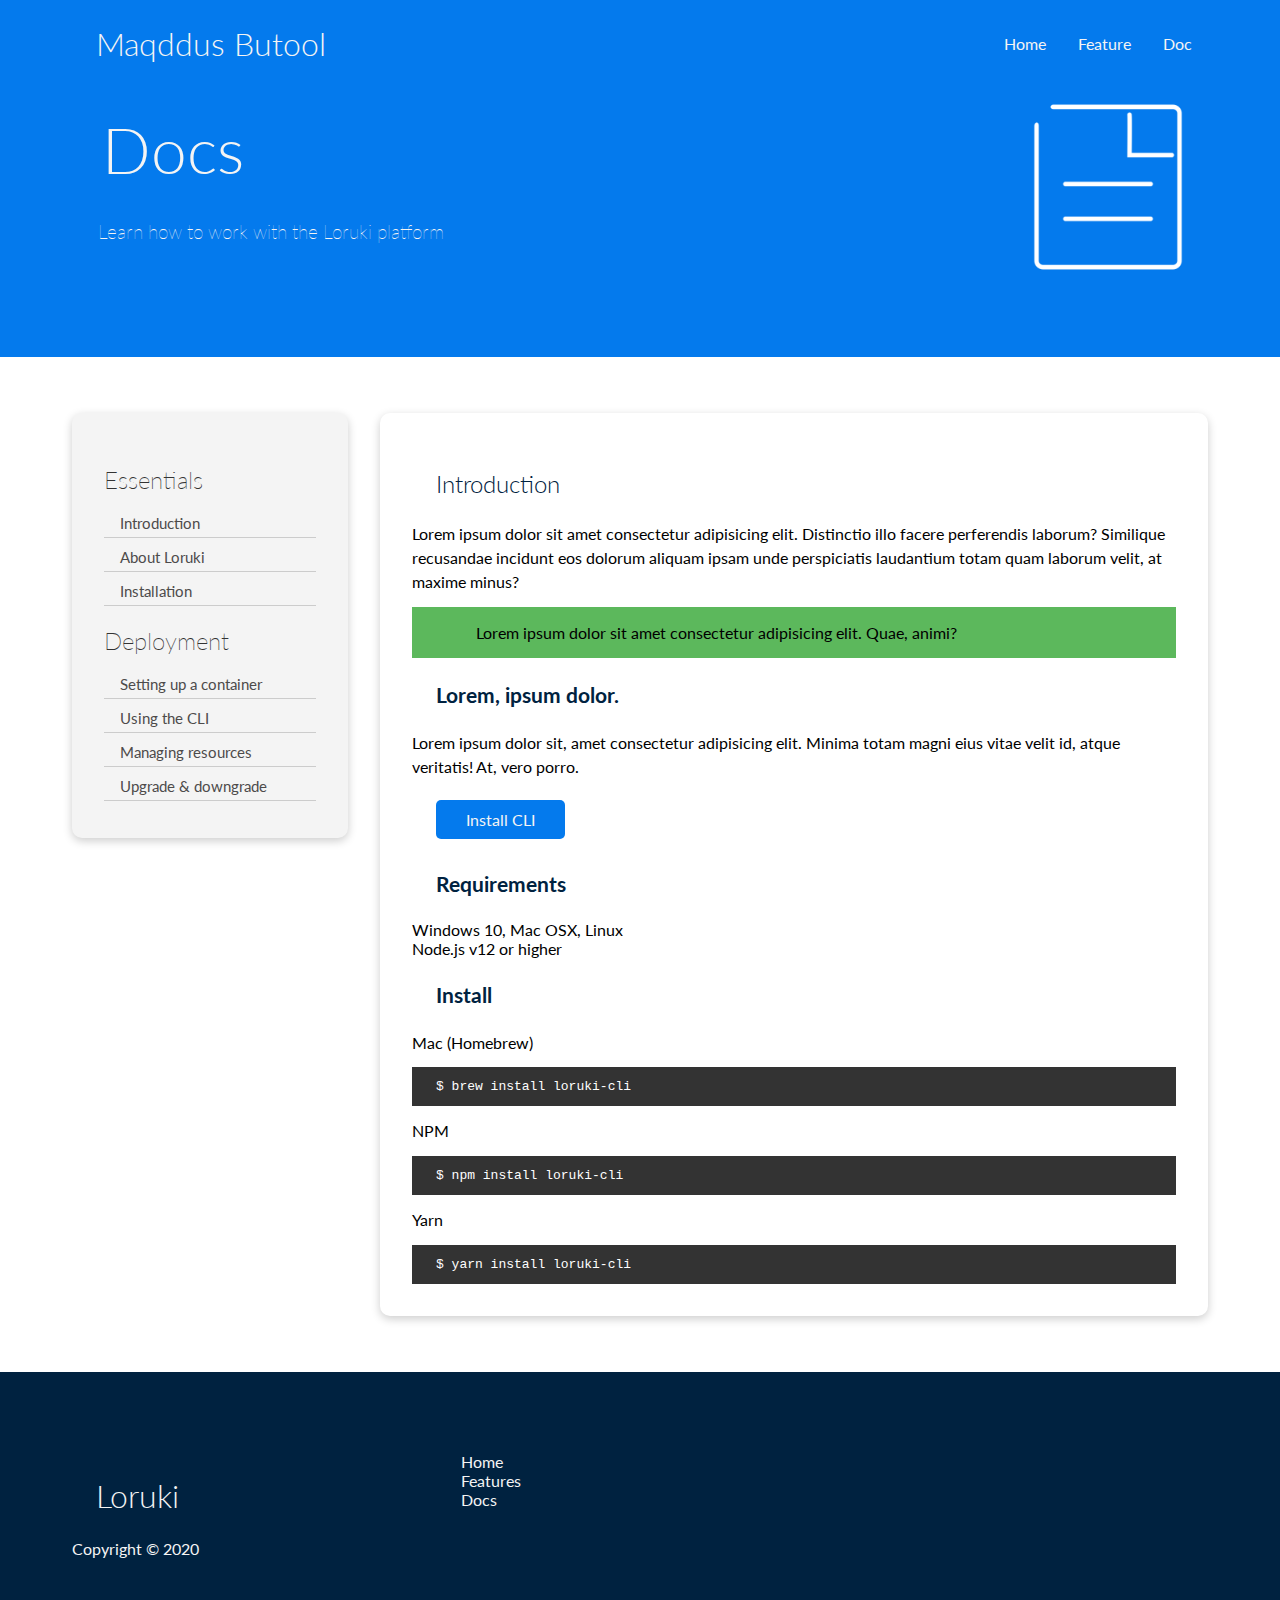
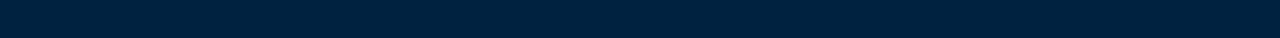
<file: loruki/docs.html>
<!DOCTYPE html>
<html lang="en">
<head>
    <meta charset="UTF-8">
    <meta http-equiv="X-UA-Compatible" content="IE=edge">
    <meta name="viewport" content="width=device-width, initial-scale=1.0">
    <title> Loruki | best Cloud Hosting For Every One  </title>
     <link rel="shortcut icon" href="images/favicon.png" type="image/x-icon">
     <link rel="stylesheet" href="https://cdnjs.cloudflare.com/ajax/libs/font-awesome/5.15.1/css/all.min.css" integrity="sha512-+4zCK9k+qNFUR5X+cKL9EIR+ZOhtIloNl9GIKS57V1MyNsYpYcUrUeQc9vNfzsWfV28IaLL3i96P9sdNyeRssA==" crossorigin="anonymous" />
     <link rel="stylesheet" href="css/stylr.css">
</head>
<body>
    
    <!---------------------------------------------- NAVIGATION ---------------------------------------->
    <header>

        <div class="wrapper flex">

            <h1> Maqddus Butool</h1> 

            <nav>
                <ul class="flex"> 
                    <li><a href="index.html"> Home</a></li>
                    <li><a href="features.html"> Feature</a></li>
                    <li><a href="docs.html"> Doc</a></li>
                </ul>
            </nav>
        </div>
    </header>


    

    <!---------------------------------feature content---------------------------->

    <section class="cloud doc1 server1">
        <div class="wrapper  grid">
            <div class="text-content">

                <h1>Docs</h1>
                <p >Learn how to work with the Loruki platform</p>
                
            </div>

            <div class="flex">
            <img src="./images/docs.png" alt="">
           </div>
        </div>
    </section>

    


    <!-----------------------ri--------------------------------doc --------------------------------------------->
    <section class="doc">

        <div class="wrapper grid">

            <div class="sidebar">

                <div class="box">

                    <h3>Essentials</h3>
                    <nav>
                        <ul>
                            <li><a href="#">Introduction</a></li>
                            <li><a href="#">About Loruki</a></li>
                            <li><a href="#">Installation</a></li>
                        </ul>
                    </nav>

                    <h3>Deployment</h3>
                    <nav>
                      <ul>
                            <li><a href="#">Setting up a container</a></li>
							<li><a href="#">Using the CLI</a></li>
							<li><a href="#">Managing resources</a></li>
							<li><a href="#">Upgrade & downgrade</a></li>
                      </ul>
                    </nav>
   
                </div>
            </div>
        


        <div class="box box-lighter">
            <h2>Introduction</h2>
            <p>Lorem ipsum dolor sit amet consectetur adipisicing elit. Distinctio illo facere perferendis laborum? Similique recusandae incidunt eos dolorum aliquam ipsam unde perspiciatis laudantium totam quam laborum velit, at maxime minus?</p>

            <div class="alert alert-success">
                <i class="fas fa-info"></i> 
                Lorem ipsum dolor sit amet consectetur adipisicing elit. Quae, animi?
            </div>

            <h3>Lorem, ipsum dolor.</h3>
            <p>Lorem ipsum dolor sit, amet consectetur adipisicing elit. Minima totam magni eius vitae velit id, atque veritatis! At, vero porro.</p>
            <a href="#" class="btn ">Install CLI</a>

            <h3>Requirements</h3>
            <ul>
                <li>Windows 10, Mac OSX, Linux</li>
                <li>Node.js v12 or higher</li>
            </ul>

            <h3>Install</h3>
            <p>Mac (Homebrew)</p>
            <pre><code>$ brew install loruki-cli</code></pre>
            <p>NPM</p>
            <pre><code>$ npm install loruki-cli</code></pre>
            <p>Yarn</p>
            <pre><code>$ yarn install loruki-cli</code></pre>

        </div>

    </div> 
    </div>

    </section>




    


       <!-- ------------------------------------Footer ---------------------------------------------->
       <footer>

        <div class="wrapper grid">
        
        <div class="sec ">
            
                <h1> Loruki</h1>
                 <span> Copyright &copy; 2020</span> 
            
        </div>

            <div class="sec">
                <ul>
                    <li><a href="index.html">Home</a></li>
                    <li><a href="features.html">Features</a></li>
                    <li><a href="docs.html">Docs</a></li>
                </ul>
            </div>

            <div class=" sec ">
                <a href="#"><i class="fab fa-github fa-2x"></i></a>
                <a href="#"><i class="fab fa-facebook fa-2x"></i></a>
                <a href="#"><i class="fab fa-instagram fa-2x"></i></a>
                <a href="#"><i class="fab fa-twitter fa-2x"></i></a>
            </div>
        </div>

    </div>
    </footer>
</body>
</html>
</file>
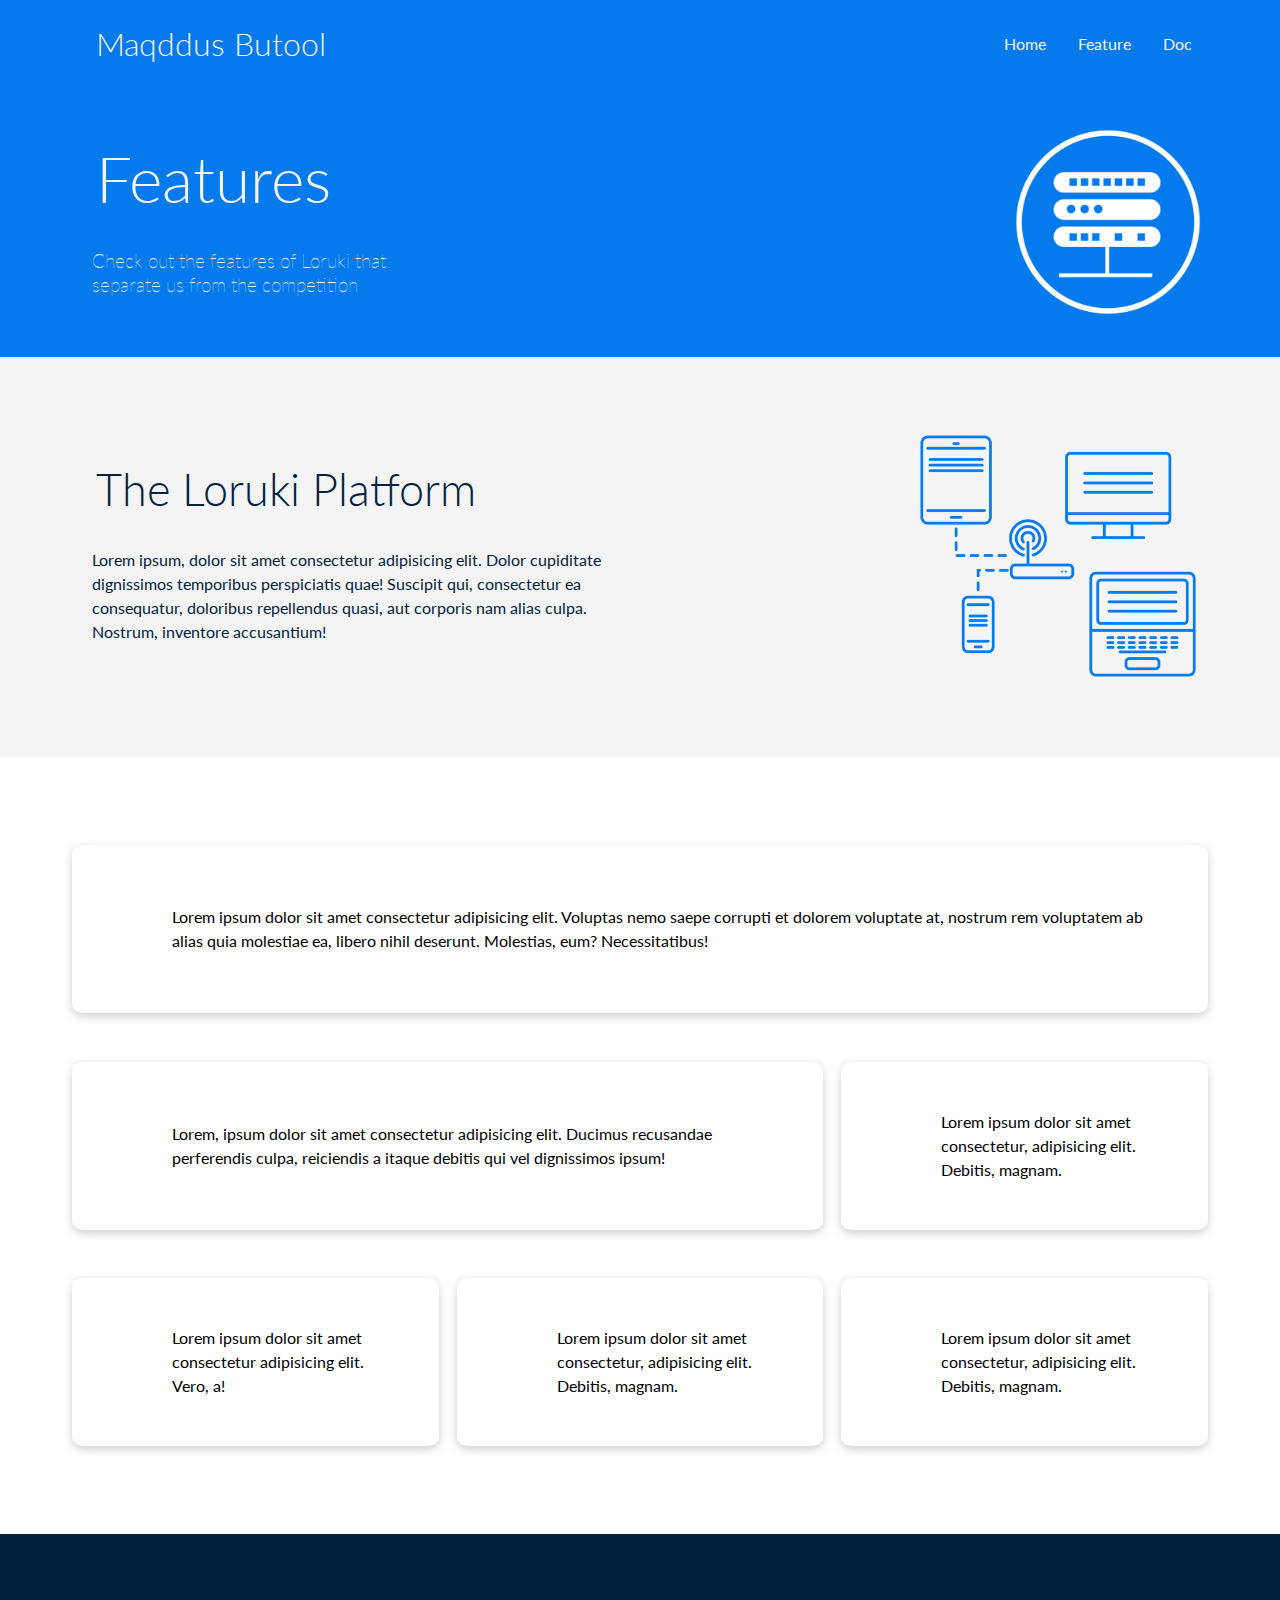
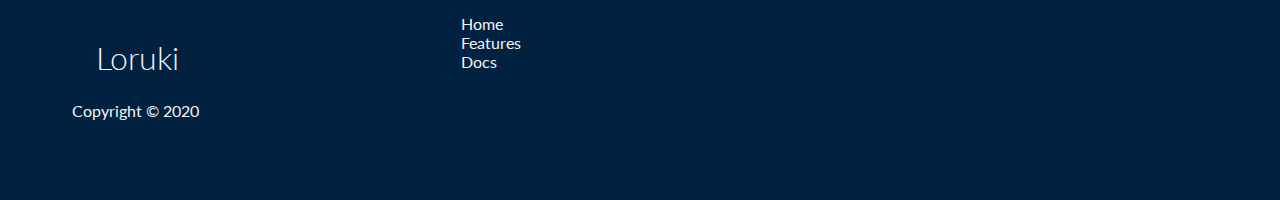
<file: loruki/features.html>
<!DOCTYPE html>
<html lang="en">
<head>
    <meta charset="UTF-8">
    <meta http-equiv="X-UA-Compatible" content="IE=edge">
    <meta name="viewport" content="width=device-width, initial-scale=1.0">
    <title> Loruki | best Cloud Hosting For Every One  </title>
     <link rel="shortcut icon" href="images/favicon.png" type="image/x-icon">
     <link rel="stylesheet" href="https://cdnjs.cloudflare.com/ajax/libs/font-awesome/5.15.1/css/all.min.css" integrity="sha512-+4zCK9k+qNFUR5X+cKL9EIR+ZOhtIloNl9GIKS57V1MyNsYpYcUrUeQc9vNfzsWfV28IaLL3i96P9sdNyeRssA==" crossorigin="anonymous" />
     <link rel="stylesheet" href="css/stylr.css">
</head>
<body>
    
    <!---------------------------------------------- NAVIGATION ---------------------------------------->
    <header>

        <div class="wrapper flex">

            <h1> Maqddus Butool</h1> 

            <nav>
                <ul class="flex"> 
                    <li><a href="index.html"> Home</a></li>
                    <li><a href="features.html"> Feature</a></li>
                    <li><a href="docs.html"> Doc</a></li>
                </ul>
            </nav>
        </div>
    </header>


    

    <!---------------------------------feature content---------------------------->

    <section class="cloud server1">
        <div class="wrapper flex grid">
            <div class="text-content">
                <h1>Features</h1>
                <p >Check out the features of Loruki that separate us from the competition</p>
                
            </div>

            <div class="flex">
                <img src="./images/server.png" alt="">
            </div>
            
        </div>
    </section>

    <section class="cloud server2">
        <div class="wrapper flex grid">
            <div class="text-content">
                <h1>The Loruki Platform</h1>
                <p >Lorem ipsum, dolor sit amet consectetur adipisicing elit. Dolor cupiditate dignissimos temporibus perspiciatis quae! Suscipit qui, consectetur ea consequatur, doloribus repellendus quasi, aut corporis nam alias culpa. Nostrum, inventore accusantium!</p>
           
            </div>
            <div>
            <img src="./images/server2.png" alt="">

        </div>
        </div>
    </section>
    

    <!----------------------------------------GRID SEVTION--------------------------------->


    <section class="gr">
        <div class="wrapper grid">
            <div class="box flex">
                <i class="fas fa-server fa-3x"></i>
                <p>Lorem ipsum dolor sit amet consectetur adipisicing elit. Voluptas nemo saepe corrupti et dolorem voluptate at, nostrum rem voluptatem ab alias quia molestiae ea, libero nihil deserunt. Molestias, eum? Necessitatibus!</p>
            </div>
            <div class="box flex">
                <i class="fas fa-network-wired fa-3x"></i>
                <p>
                    Lorem, ipsum dolor sit amet consectetur adipisicing elit. Ducimus
                    recusandae perferendis culpa, reiciendis a itaque debitis qui vel
                    dignissimos ipsum!
                </p>
            </div>
            <div class="box flex">
                <i class="fas fa-laptop-code fa-3x"></i>
                <p>
                    Lorem ipsum dolor sit amet consectetur, adipisicing elit. Debitis,
                    magnam.
                </p>
            </div>
            <div class="box flex">
                <i class="fas fa-database fa-3x"></i>
                <p>
                    Lorem ipsum dolor sit amet consectetur adipisicing elit. Vero, a!
                </p>
            </div>
            <div class="box flex">
                <i class="fas fa-power-off fa-3x"></i>
                <p>
                    Lorem ipsum dolor sit amet consectetur, adipisicing elit. Debitis,
                    magnam.
                </p>
            </div>
            <div class="box flex">
                <i class="fas fa-upload fa-3x"></i>
                <p>
                    Lorem ipsum dolor sit amet consectetur, adipisicing elit. Debitis,
                    magnam.
                </p>
            </div>
        </div>
    </section>


    

       <!-- ------------------------------------Footer ---------------------------------------------->
       <footer>

        <div class="wrapper grid">
        
        <div class="sec ">
            
                <h1> Loruki</h1>
                 <span> Copyright &copy; 2020</span> 
            
        </div>

            <div class="sec">
                <ul>
                    <li><a href="index.html">Home</a></li>
                    <li><a href="features.html">Features</a></li>
                    <li><a href="docs.html">Docs</a></li>
                </ul>
            </div>

            <div class=" sec ">
                <a href="#"><i class="fab fa-github fa-2x"></i></a>
                <a href="#"><i class="fab fa-facebook fa-2x"></i></a>
                <a href="#"><i class="fab fa-instagram fa-2x"></i></a>
                <a href="#"><i class="fab fa-twitter fa-2x"></i></a>
            </div>
        </div>

    </div>
    </footer>
</body>
</html>
</file>
<file: bootstrap/css/style.css>
#carouselExampleCaptions .carousel-inner .carousel-item img{
    max-width: 1593px;
    height: 450px;
    background-color: aqua;

}
</file>
<file: loruki/css/stylr.css>
@import url('https://fonts.googleapis.com/css2?family=Lato:wght@300;400&display=swap');

/* -------------------------------------------variables ----------------------------------------------------*/
:root {
  --primary-color: #047aed;
  --secondary-color: #1c3fa8;
  --dark-color: #002240;
  --light-color: #f4f4f4;
  --success-color: #5cb85c;
  --error-color: #d9534f;

}

/* ----------------------------------------------------------Utilities----------------------------------------------------*/

* {
  box-sizing: border-box;
  padding: 0;
  margin: 0;
}

body{

  font-family: 'Lato', sans-serif;
  font-weight: 300px;
  
  
}
p{
  margin: 2rem 20px;
  line-height: 1.5rem;
}
img{
  width: 100%;
}

h1,h2,h3{
  font-weight: 300;
  margin: 1.5rem;
  color: var(--light-color);
}

a{
  text-decoration: none;
  color: var(--light-color);
}

ul li{
  list-style:none;
}

.flex{
  display: flex;
  justify-content: center;
  align-items: center;
  height: inherit;
}
.wrapper{
  max-width: 1200px;
  margin: 0 auto;
  padding: 0 2rem;
}

.grid
{
  display: grid;
  grid-template-columns: repeat(2,1fr ) ;
  gap: 2rem;

}

.box {
  background-color: #fff;
  padding: 2rem 2rem;
  border-radius: 10px;
  box-shadow: 0 3px 10px rgb(0 0 0 / 20%);
  margin: 1.5rem 0;
  transition: transform 0.3s ease-in;

}

.btn{
  background-color: var(--primary-color);
  padding: 10px 30px;
  border-radius: 5px;
  display: inline-block;
  color: var(--light-color);
  margin: 0.5rem 24px;
  border: 0;
}
.secondary_btn{

  background-color: transparent;
  border: 1px solid var(--light-color);
}


.btn:hover{
  transform: scale(0.98);
}


/* ---------------------------------------------------------- navigation ----------------------------------------------------------------*/

header{
  background-color: var(--primary-color);
  width: 100%;
  height: 60%;
  overflow: auto;

}
 
header .flex{ 
  justify-content: space-between;
  flex-wrap: wrap;
}
nav ul li a {
  padding: 0.5rem 1rem;
}

nav ul li a:hover
{
  border-bottom: 2px solid var(--light-color);
}


/*----------------------------------contect section-------------------------------------------------------------*/

section.main{
  height: 400px;
  background-color: var(--primary-color);
/*overflow: auto;*/
  color: var(--light-color);
  padding-top: 4rem;
  position: relative;
 
}

section .main .grid{
  grid-template-columns: 70% 60%;
}
.main .wrapper .demo_description h1{
  font-size:40px;
}

.main .wrapper .demo_description p{
  font-size: 1.2rem;
}



.box h2{
  color: var(--dark-color);
}

input[type="text"],
input[type="email"]{
  margin: 0.90rem 0;
  outline: none;
  border: 0;
  border-bottom: 1px solid var(--dark-color);
  width: 100%;
  padding: 3px ;
  font-size: 1rem;
  background: transparent;
}


input[type="submit"]
{
  cursor: pointer;
}
.demo_form
{
  width: 400px;
  position:relative;
  bottom: -25px;
  z-index: 999;
}

section.main::after ,section.main::before {
  content: "";
  background-color:#fff;
  height: 100px;
  position: absolute;
  left: 0;
  right: 0;
  bottom: -70px;
  display: inline-block;
 transform:skewY(-3deg);


}
/*---------------------------project---------------------------*/

section.project{
  margin-top: 8rem;
}

section.project .wrapper .graph .content h2{
  color: var(--dark-color);

}
section.project .wrapper p{
  max-width: 500px;
  margin: 0 auto;
  text-align: center;
  font-size: 1.2rem;
  font-weight: 400px;
  line-height: 2rem;

}
.project .wrapper .flex{
 
  justify-content: space-between;
  flex-wrap: wrap;
}
section.project .wrapper .graph{
  margin: 4rem 0;
}

section.project .wrapper .graph .flex{
  justify-content: space-between;
  flex-wrap: wrap;
  text-align: center;
  max-width: 1000px;

}
 .content h2{
  font-size: 2rem;
  font-weight: bold;

}
.content span{
  color: var(--primary-color);
  font-size: 1.3rem;
  font-weight: 400px;
  margin-left: 4rem;
}
i{
  margin-left: 4rem;
}


/*------------------------------cli------------------------*/

section.cli .grid{

  grid-template-columns: repeat(3,1fr);
  grid-template-rows: repeat(2,1fr);
 
}
section.cli .grid .box h3{
  color: var(--dark-color);
  font-size: 1.3rem;
  font-weight: 400;
  
}

section.cli .grid  img{
  grid-column: 1 / span 2;
  grid-row: 1 / span 2 ;
  width: 100%;

}
section.cli .grid .box{
  padding: 0rem;
  margin: 0.5rem;
}





/*------------------------------------------cloud------------------------------------*/

.cloud{
  background-color:var(--primary-color);
  margin-top: 4rem;
}

.text-content h1{
font-size: 45px;
}

.text-content p{
  color: var(--light-color);
  font-size: 1rem;
}

.text-content .btn{
  background-color: var(--dark-color);
}

/*----------------------langusges---------------------------------*/

section.languages .flex {
  flex-wrap: wrap;
}

.languages h2{
  text-align: center;
  color: var(--dark-color);
  font-size: 2rem;
  margin: 3rem 0;
}

.languages .wrapper .box{
  text-align: center;
  justify-content: space-between;
  margin: 18px 6px ;

}

.languages .wrapper .box h4{
  margin: 1rem 0;
}

.languages .box:hover {
  transform: translateY(-15px);
}

/*-------------------------footer-------------------------*/

footer{
  background-color: var(--dark-color);
  padding: 5rem 0;
  color: var(--light-color);
}
footer .grid{
  grid-template-columns:repeat(3,1fr) ;
}


footer .wrapper .sec i{
  margin-left: 1rem;
}

footer .sec a:nth-child(1) i:hover{
  color: black;
}
footer .sec a:nth-child(2) i:hover{
  color:#047aed;
}

footer .sec a:nth-child(3) i:hover{
  color:purple;
}

footer .sec a:nth-child(4) i:hover{
  color:#047aed;
}


/*---------------------------------------------------------features---------------------------------------------------------*/

section.server1{
  height: 270px;
  margin-top: 0px;
}

.server1 .wrapper  div img{
  width: 200px;

}
section.server1 .wrapper  div , section.server2 .wrapper div {
  justify-self: flex-end;
}

.server1 .wrapper .text-content{
  text-align: left;
}



.server1 .wrapper .text-content h1{
  font-size:4rem;
}

.server1 .wrapper .text-content p{
  font-size: 1.2rem;
  font-weight: lighter;

}

section.server2{
  background-color: #f4f4f4;
  margin-top: 0px;
  height: 400px;
}

section.server2 .text-content > *{

  color: var(--dark-color);
  text-align: left;
}
section.server2 img{
  width: 300px;
}


/*  -------------------------------------GRID SECTION ----------------------*/


section.gr {

  margin: 4rem 2rem;
}
section.gr .grid{
  grid-template-columns: repeat(3 ,1fr);
  grid-template-rows: repeat(3 ,1fr);
}

section.gr .grid .box .flex i{
  margin: 1rem;
}

section.gr .grid .box:nth-child(1){
  grid-column: 1 / span 3;
  
}
section.gr .grid .box:nth-child(2){
  grid-column: 1 / span 2;
  
}
section.gr .grid .box{
  padding: 1rem;

}
section.gr .grid{
 gap: 0.5px 18px;
}



/*-------------------------------------DOC----------------------------------------*/


section.doc .wrapper .sidebar .box{
  background-color: var(--light-color);
  
}
section.server1 .wrapper .text-content {
  
  margin-right: 10rem;
 
}
section.doc .wrapper .sidebar .box h3{
  color: rgb(51, 51, 51);
  margin: 20px 0;
  font-size: 1.5rem;
  font-weight:200;
  
}

section.doc .wrapper .sidebar .box nav ul li a
{
  color: rgb(77, 75, 75);
}

section.doc .wrapper .sidebar .box nav ul li{
  margin: 10px 0;
  font-size: 15px;
  padding-bottom: 5px;
  margin-bottom: 5px;
  border-bottom: 1px #ccc solid;
  
}

section.doc .wrapper .sidebar .box nav ul li a:hover{
  font-weight: bold;
}


section.doc .grid {
  
  grid-template-columns: 1fr 3fr;
  align-items: flex-start;
}
.alert-success{
  background-color: var(--success-color);
  padding: 1rem 0;
}

.box-lighter h3{
  color: var(--dark-color);
  font-size: 1.3rem;
 font-weight: bold;
}

code,
pre {
  background: #333;
  color: #fff;
  padding: 12px;
}

.box-lighter p{
  margin: 0.8rem 0;
}
.doc , .languages{
  margin: 2rem 0;
}


/* ----------------------media quries --------------------------*/


@media(max-width:1214px)
{
  section.main{
    height: auto;
  }
  section.main .grid{
    grid-template-columns: 1fr;
    text-align: center;
    
  }

  section.main .grid .box{
    margin: 0 auto;
    
  }
 
}

@media(max-width:750px){

  .header {
    height: 110px;
  }


  header div.flex{
    flex-direction: column;
    font-size: 20px;
  }
  header nav ul {
    padding: 1rem 2rem;
    background-color: rgba(0, 0, 0, 0.1);
  }

  .project .wrapper .flex{
    
    justify-content: center;
  }

  section.project .wrapper .flex .content {
   justify-content: center;
   margin-left: 6rem;
    
  }
  section.project .wrapper .flex .content i{
    margin-right: 3px;
  }

  section.project{
    max-width: 750;
  
  }
  .content{
    width: 300px;
    margin: 2rem;
  }

  section.cli .grid , section.cloud .grid , section.server1 .grid , footer .grid  , section.gr .grid , section.doc .grid{

    grid-template-columns: 1fr;
    grid-template-rows: 1fr ;
    margin: -1rem 0;
    align-self: center;
    text-align: center;
  
   
  }
  section.server1 ,  section.server2{
    height: auto;
  }
  section.cloud .wrapper img {
    width: 400px;
  margin: 0 auto;

  }
  section.server1 .wrapper img {

    margin-bottom: 5rem;
  }

 section.cli .grid img , section.gr .grid .box:nth-child(1) , section.gr .grid .box:nth-child(2){
  grid-column: 1;
  grid-row: 1;
 }


 section.server1 .grid .flex img , section.server1 .grid .flex img {
  width: 300px;
  justify-self: center;
 }
 section.server1 .grid .flex:last-child , section.server2 .grid div:last-child {
  justify-self: center;
 }


 section.server1 .grid .text-content , section.server2 .grid .text-content{
  text-align: center;
 margin-right: 1rem;
 }
section.doc1 .grid 
{
margin-right: 7rem;
}
section.doc1 .grid .flex img{
  margin-left: 7rem;
}
}

@media(max-width:500px) {

  header{
    max-width: 600px;
  }
header.flex{
  display: flex;
}

section.main , header  , section.project , section.cli , section.cloud , section.languages , footer , 
section.server1 , section.server2 , section .gr , section.doc{
  width: 500px;
}
section.main .grid .box{
  width: 300px;
}


section.project .wrapper .flex{
  display: flex;
  justify-content: flex-end
}

section.project .wrapper .flex .content i{
  margin-right: 1rem;
  padding: 1rem;
}
section.doc1 .grid .text-content{
  margin-left: 62px;
}


section.doc1 .grid .flex img{
  margin-left: 42px;
}
}
</file>
